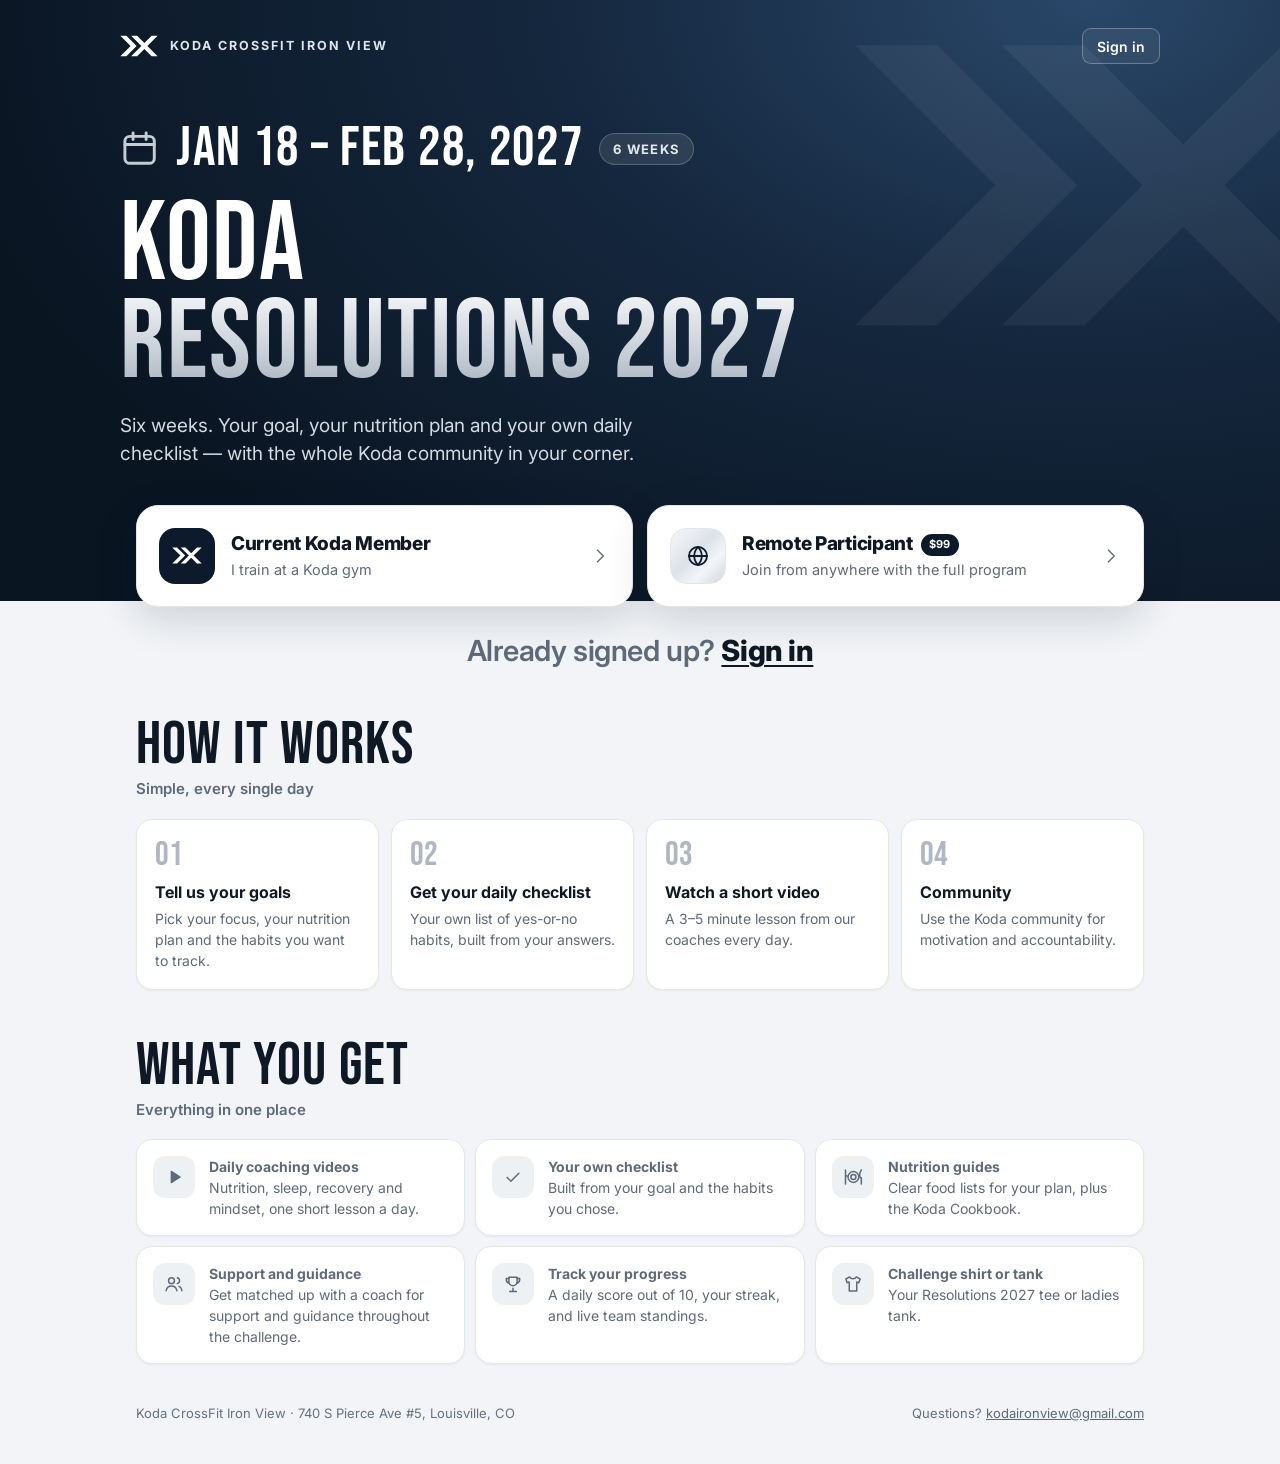
<file: index.html>
<!doctype html>
<html lang="en">
<head>
  <meta charset="utf-8">
  <meta name="viewport" content="width=device-width, initial-scale=1, viewport-fit=cover">
  <title>Koda Resolutions 2027</title>
  <meta name="description" content="Koda CrossFit's six-week nutrition and lifestyle challenge: your goal, your plan, your daily checklist, and the Koda community behind you.">
  <meta name="theme-color" content="#0c1a2b">
  <meta name="apple-mobile-web-app-capable" content="yes">
  <meta name="mobile-web-app-capable" content="yes">
  <meta name="apple-mobile-web-app-status-bar-style" content="black-translucent">
  <meta name="apple-mobile-web-app-title" content="Resolutions">
  <meta name="robots" content="noindex">
  <meta property="og:title" content="Koda Resolutions 2027">
  <meta property="og:description" content="Six weeks. Your goal, your nutrition plan and your own daily checklist, with the Koda community in your corner.">
  <meta property="og:type" content="website">
  <meta property="og:url" content="https://koda-crossfit.github.io/resolutions/">
  <!-- One picture for all six gyms' links (no gym's name or colors: link previews don't run the app). -->
  <meta property="og:image" content="https://koda-crossfit.github.io/resolutions/assets/og.png?v=5">
  <meta property="og:image:width" content="1200">
  <meta property="og:image:height" content="630">
  <meta property="og:image:alt" content="Koda Resolutions 2027: a six-week challenge, January 18 to February 28, 2027">
  <meta name="twitter:card" content="summary_large_image">
  <script>
    // Each gym has its own colors (11/23/2026). Set them before the first paint, so the page doesn't
    // flash Iron View's navy first: signed in, the gym this phone last showed; signed out, the link's
    // ?gym=, else that one. app.js works it out properly once it runs.
    (function () {
      try {
        var ids = /^(ironview|okc|native|norman|downtown|tulsa)$/, g = '';
        var m = /[?&]gym=([a-z]+)(?:&|#|$)/i.exec(location.search);
        if (m && !localStorage.getItem('res27.token')) g = m[1].toLowerCase();
        if (!ids.test(g)) g = String(JSON.parse(localStorage.getItem('res27.gym') || '""'));
        if (ids.test(g)) document.documentElement.setAttribute('data-gym', g);
      } catch (e) { /* no storage: app.js sets it */ }
    })();
  </script>
  <link rel="icon" href="assets/favicon.svg" type="image/svg+xml">
  <link rel="apple-touch-icon" href="assets/apple-touch-icon.png">
  <link rel="manifest" href="manifest.webmanifest">
  <link rel="preconnect" href="https://fonts.googleapis.com">
  <link rel="preconnect" href="https://fonts.gstatic.com" crossorigin>
  <link href="https://fonts.googleapis.com/css2?family=Bebas+Neue&family=Inter:wght@400;500;600;700;800&display=swap" rel="stylesheet">
  <link rel="stylesheet" href="assets/app.css?v=14">
</head>
<body>
  <div id="app"><div class="loading-screen"><svg class="mark" viewBox="0 0 2000 1118" aria-hidden="true"><polygon points="19,20 335,20 874,559 335,1098 19,1098 558,559"/><polygon points="585,20 901,20 1282,401 1664,20 1980,20 1440,559 1980,1098 1664,1098 1282,717 901,1098 585,1098 1125,559"/></svg></div></div>
  <noscript><p style="padding:24px;font-family:sans-serif">Koda Resolutions needs JavaScript turned on.</p></noscript>
  <script src="assets/content.js?v=14"></script>
  <script src="assets/app.js?v=14"></script>
</body>
</html>
</file>
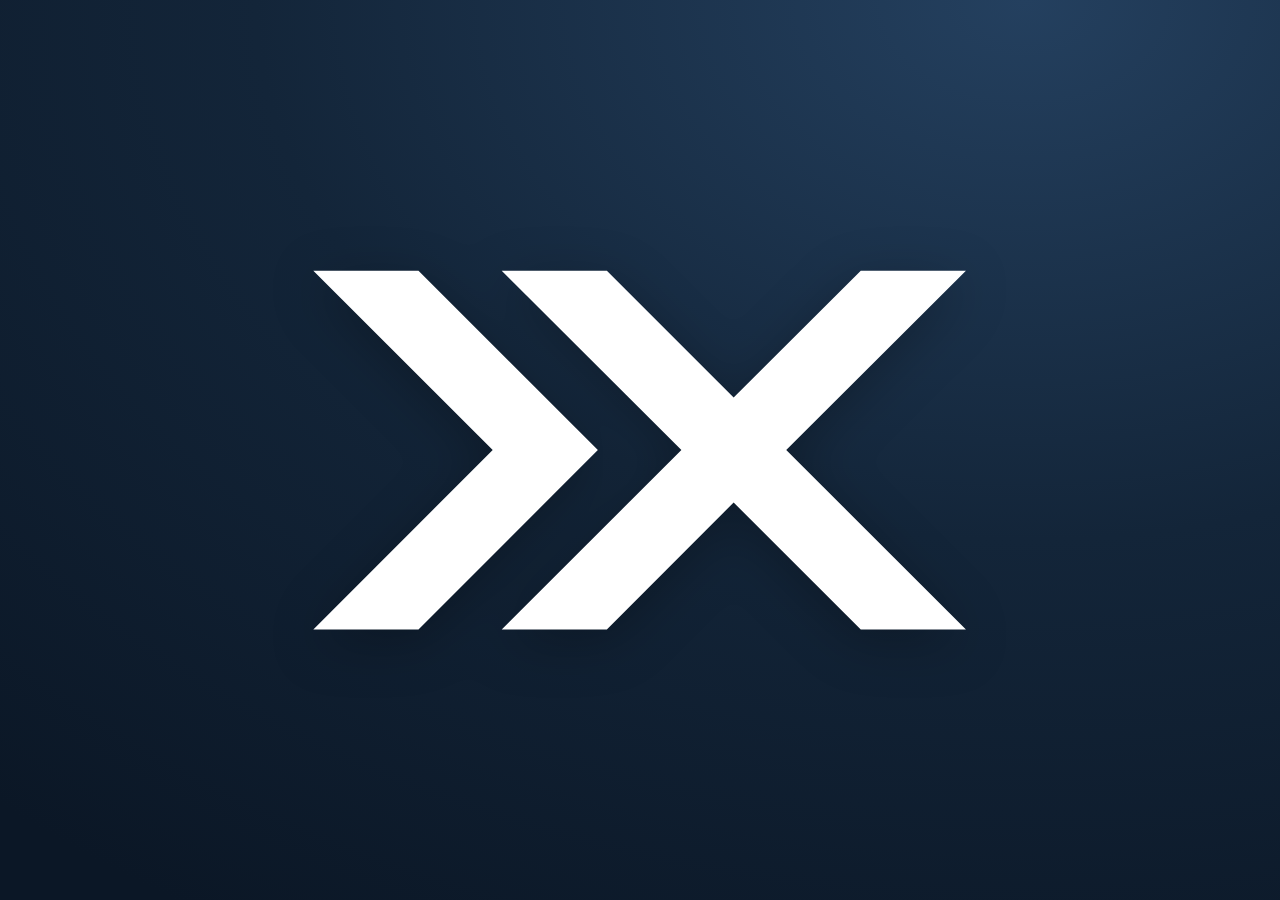
<file: dev/graphics/icon.html>
<!doctype html><html><head><meta charset="utf-8"><style>
html,body{margin:0;width:100vw;height:100vh;overflow:hidden}
body{background:radial-gradient(120% 120% at 80% 0%,#24405f 0%,#132539 50%,#0b1726 100%);display:grid;place-items:center}
svg{width:52vw;fill:#fff;filter:drop-shadow(0 1vw 2vw rgba(0,0,0,.25))}
</style></head><body><svg viewBox="0 0 2000 1118"><polygon points="19,20 335,20 874,559 335,1098 19,1098 558,559"/><polygon points="585,20 901,20 1282,401 1664,20 1980,20 1440,559 1980,1098 1664,1098 1282,717 901,1098 585,1098 1125,559"/></svg></body></html>
</file>
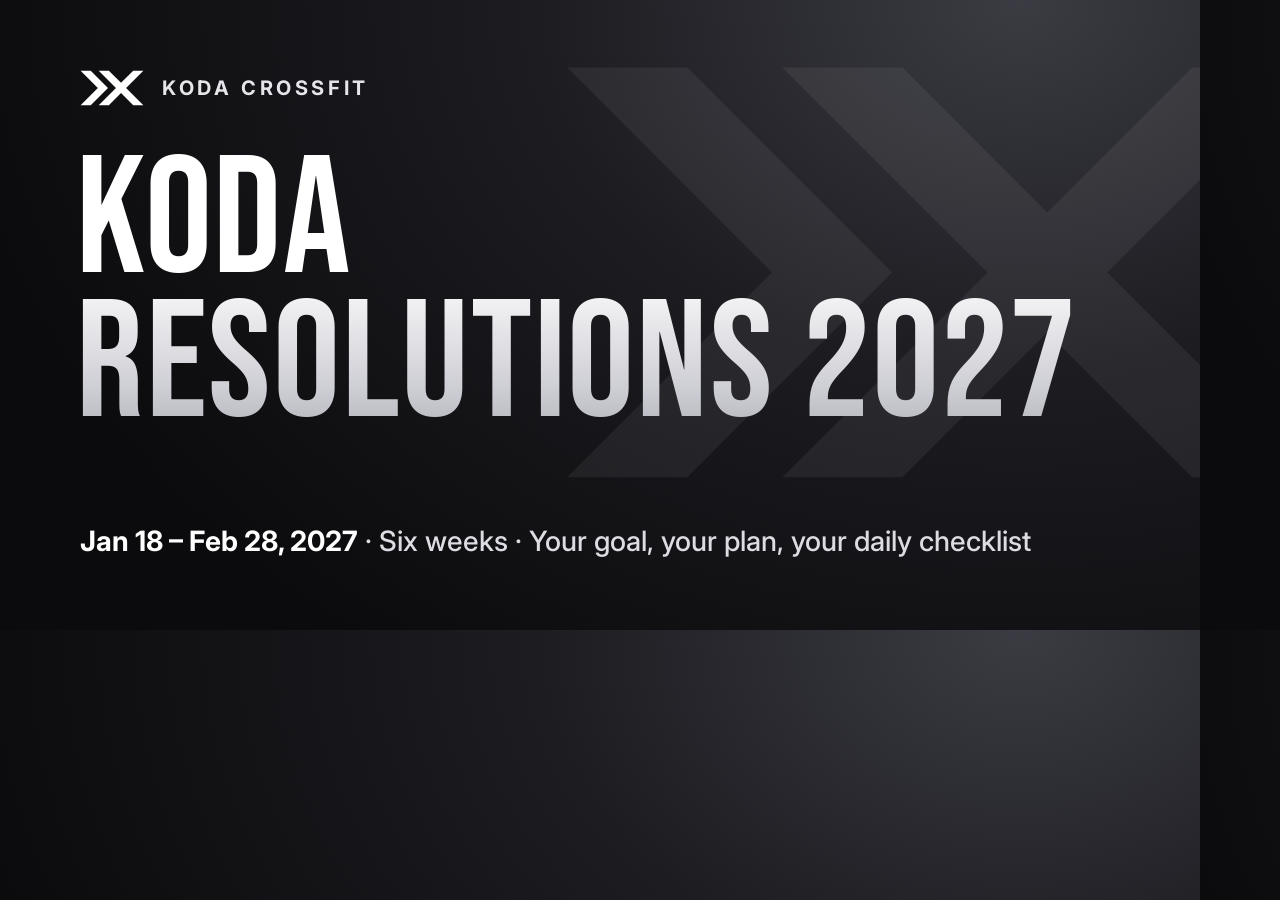
<file: dev/graphics/og.html>
<!doctype html><html><head><meta charset="utf-8">
<!-- The link-preview picture (assets/og.png, 1200x630) for every gym's link: no gym's name or colors,
     since previews are the same picture whichever ?gym= the link has (review, 11/23/2026). Render it
     at exactly 1200x630 (Playwright, or headless Edge with --window-size=1200,630), then bump og.png?v=
     in index.html so Facebook and texts fetch the new one. -->
<link href="https://fonts.googleapis.com/css2?family=Bebas+Neue&family=Inter:wght@500;700&display=swap" rel="stylesheet">
<style>
html,body{margin:0;width:1200px;height:630px;overflow:hidden}
body{background:radial-gradient(90% 130% at 85% 0%,#3b3b43 0%,#1c1c21 45%,#0b0b0d 100%);color:#fff;font-family:Inter,'Segoe UI',sans-serif;position:relative}
.wm{position:absolute;right:-120px;top:60px;width:760px;opacity:.06;fill:#fff}
.top{position:absolute;left:80px;top:70px;display:flex;align-items:center;gap:18px}
.top svg{width:64px;fill:#fff}
.top span{font-size:20px;font-weight:700;letter-spacing:.18em;text-transform:uppercase;color:#e6e6ea}
h1{position:absolute;left:76px;top:150px;margin:0;font-family:'Bebas Neue',sans-serif;font-weight:400;font-size:168px;line-height:.86;letter-spacing:.01em}
h1 .s{background:linear-gradient(180deg,#fff 0%,#cfcfd6 60%,#a4a4ad 100%);-webkit-background-clip:text;background-clip:text;color:transparent}
p{position:absolute;left:80px;bottom:72px;margin:0;font-size:28px;color:#dcdce2;font-weight:500}
p b{color:#fff;font-weight:700}
</style></head><body>
<svg class="wm" viewBox="0 0 2000 1118"><polygon points="19,20 335,20 874,559 335,1098 19,1098 558,559"/><polygon points="585,20 901,20 1282,401 1664,20 1980,20 1440,559 1980,1098 1664,1098 1282,717 901,1098 585,1098 1125,559"/></svg>
<div class="top"><svg viewBox="0 0 2000 1118"><polygon points="19,20 335,20 874,559 335,1098 19,1098 558,559"/><polygon points="585,20 901,20 1282,401 1664,20 1980,20 1440,559 1980,1098 1664,1098 1282,717 901,1098 585,1098 1125,559"/></svg><span>Koda CrossFit</span></div>
<h1>Koda<br><span class="s">Resolutions 2027</span></h1>
<p><b>Jan 18 – Feb 28, 2027</b> · Six weeks · Your goal, your plan, your daily checklist</p>
</body></html>
</file>
<file: assets/app.css>
/* Koda Resolutions 2027 — design system.
   Navy + silver from kodacrossfitironview.com (navy #0C1A2B, Bebas Neue headlines),
   laid out clean and calm like a community app: white cards, thin borders, lots of air. */

:root {
  --navy-950: #070f1a;
  --navy-900: #0c1a2b;
  --navy-850: #112237;
  --navy-800: #152a43;
  --navy-700: #1d3654;
  --navy-600: #2a4769;
  --silver-50: #f7f8fa;
  --silver-100: #f1f3f6;
  --silver-150: #eaedf1;
  --silver-200: #e2e6eb;
  --silver-300: #cfd5dc;
  --silver-400: #aeb7c2;
  --silver-500: #8a95a3;
  --slate-600: #5e6a7a;
  --slate-700: #414c5a;

  --bg: #f2f4f7;
  --surface: #ffffff;
  --surface-2: #f7f8fa;
  --surface-3: #eef1f4;
  --border: #e3e7ec;
  --border-strong: #d0d6dd;
  --text: #0f1925;
  --muted: #5e6a7a;
  --subtle: #667180;
  --brand: #0c1a2b;
  --brand-2: #1d3654;
  --on-brand: #ffffff;
  --accent: #aeb7c2;
  --focus: rgba(29, 54, 84, 0.35);
  --yes: #0c1a2b;
  --on-yes: #ffffff;
  --no: #e9edf1;
  --on-no: #414c5a;
  --good: #1f7a55;
  --good-bg: #e7f4ee;
  --warn: #8a5a00;
  --warn-bg: #fdf3dc;
  --bad: #b42318;
  --bad-bg: #fdecea;
  --on-bad: #ffffff;
  --silver-sheen: linear-gradient(135deg, #f6f8fa 0%, #dde2e8 45%, #f3f5f8 70%, #cfd6de 100%);
  /* The rest of what each gym's colors change (six gyms, 11/23/2026; see the :root[data-gym] rules
     below). These are Iron View's, the same colors as before: the primary button's hover, the
     outline of a picked tile, text on the silver sheen, the dark heroes (Today; landing and
     cookbook) and what sits on them. */
  --brand-hover: var(--brand-2);
  --line: var(--brand);
  --on-sheen: var(--navy-900);
  --avatar-bg: var(--navy-900);
  --hero-a: #24405f; --hero-b: #132539; --hero-c: #0b1726;
  --lhero-a: #2a4769; --lhero-b: #15283f; --lhero-c: #0a1522;
  --hero-dim: #aeb7c2;
  --metal: linear-gradient(180deg, #ffffff 0%, #c4ccd5 60%, #9aa5b1 100%);
  --chip: linear-gradient(135deg, #f4f6f9, #c9d1da);
  --on-chip: var(--navy-900);
  --ring-b: #b9c2cc;
  --bar: linear-gradient(90deg, #cfd6de, #ffffff);

  --radius-xl: 22px;
  --radius-lg: 16px;
  --radius: 12px;
  --radius-sm: 9px;
  --shadow-sm: 0 1px 2px rgba(12, 26, 43, 0.05);
  --shadow: 0 1px 2px rgba(12, 26, 43, 0.04), 0 6px 20px rgba(12, 26, 43, 0.06);
  --shadow-lg: 0 12px 40px rgba(12, 26, 43, 0.16);

  --font: 'Inter', system-ui, -apple-system, 'Segoe UI', Roboto, Helvetica, Arial, sans-serif;
  --display: 'Bebas Neue', 'Oswald', Impact, 'Arial Narrow', sans-serif;

  --sidebar: 264px;
  --content: 760px;
  --tabbar: 64px;
  --safe-bottom: env(safe-area-inset-bottom, 0px);
  --safe-top: env(safe-area-inset-top, 0px);
  color-scheme: light;
}

@media (prefers-color-scheme: dark) {
  :root:not([data-theme='light']) {
    --bg: #060d17;
    --surface: #0e1a29;
    --surface-2: #122133;
    --surface-3: #16283d;
    --border: #1f3045;
    --border-strong: #2b3f57;
    --text: #e9eef4;
    --muted: #9eabbb;
    --subtle: #7a889a;
    --brand: #e6ebf0;
    --brand-2: #c9d1da;
    --on-brand: #0c1a2b;
    --focus: rgba(201, 209, 218, 0.35);
    --yes: #dfe5eb;
    --on-yes: #0c1a2b;
    --no: #1d2e43;
    --on-no: #b8c3cf;
    --good: #5cc497;
    --good-bg: #10301f;
    --warn: #f0c46b;
    --warn-bg: #33270d;
    --bad: #ff8a80;
    --bad-bg: #3a1513;
    --on-bad: #2b0d0b;
    --silver-sheen: linear-gradient(135deg, #1a2a3e 0%, #24384f 50%, #182739 100%);
    /* Light text on the dark sheen (navy on it was unreadable), and a lighter navy for initials. */
    --on-sheen: var(--text);
    --avatar-bg: #24384f;
    --silver-200: #2b3f57;
    --shadow-sm: 0 1px 2px rgba(0, 0, 0, 0.3);
    --shadow: 0 1px 2px rgba(0, 0, 0, 0.3), 0 8px 24px rgba(0, 0, 0, 0.25);
    --shadow-lg: 0 16px 48px rgba(0, 0, 0, 0.5);
    color-scheme: dark;
  }
}

/* ---------------------------------------------------------------- the six gyms (11/23/2026) */
/* Kevin: "The current website should be Iron View's colors": Iron View is :root above. The other five
   take their colors from their own websites (OKC black + purple, Native black + pink + slate blue,
   Norman black + crimson, Downtown black + green with black text on it, Tulsa teal + light grey).
   The app sets <html data-gym="okc"> to the person's gym (signed out: the link's ?gym=, else the one
   this phone remembers). Text on a brand color is at least 4.5:1: black on the light pink, green and
   teal; a deeper shade of the same hue where a brand color is used for text or outlines (--brand-2,
   --line). Each gym has its own dark-mode values. assets/content.js (C.gyms) has the same values for
   the app; tests/e2e.js checks the two match, so change both together.
   (A gym block comes after Iron View's dark block, so its dark block sets every color its light
   block shares with Iron View's dark one.) */
:root[data-gym='okc'],
:root[data-gym='native'],
:root[data-gym='norman'],
:root[data-gym='downtown'],
:root[data-gym='tulsa'] {
  --bg: #f3f3f5; --surface: #ffffff; --surface-2: #f7f7f8; --surface-3: #efeff2; --border: #e4e4e8;
  --border-strong: #d2d2d8; --text: #121215; --muted: #5d5d68; --subtle: #686873; --no: #ebebef;
  --on-no: #45454f; --silver-200: #e4e4e8; --silver-300: #d2d2d8; --silver-400: #aaaab4;
}
@media (prefers-color-scheme: dark) {
  :root[data-gym='okc']:not([data-theme='light']),
  :root[data-gym='native']:not([data-theme='light']),
  :root[data-gym='norman']:not([data-theme='light']),
  :root[data-gym='downtown']:not([data-theme='light']),
  :root[data-gym='tulsa']:not([data-theme='light']) {
    --bg: #09090b; --surface: #131316; --surface-2: #18181c; --surface-3: #1e1e23; --border: #28282e;
    --border-strong: #36363e; --text: #ececf0; --muted: #a5a5b0; --subtle: #85858f; --no: #232329;
    --on-no: #bebec8; --silver-200: #36363e;
  }
}

/* Koda OKC */
:root[data-gym='okc'] {
  --navy-950: #060509; --navy-900: #0e0b14; --navy-850: #15111d; --navy-800: #1c1627; --navy-700: #2a1f3d;
  --navy-600: #3b2b57; --hero-a: #2f1a52; --hero-b: #140d21; --hero-c: #07050b; --lhero-a: #3d2070;
  --lhero-b: #180f29; --lhero-c: #060409; --hero-dim: #c4a5f3;
  --metal: linear-gradient(180deg, #ffffff 0%, #dccafb 60%, #b48cf5 100%);
  --chip: linear-gradient(135deg, #efe6fe, #c9adf6);
  --on-chip: #1d0f33; --ring-b: #b48cf5;
  --bar: linear-gradient(90deg, #9d5cf5, #e3d4fd);
  --brand: #7c28e6; --brand-2: #6a1fcb; --brand-hover: #6a1fcb; --on-brand: #ffffff; --line: #7c28e6;
  --accent: #8146af; --focus: rgba(124, 40, 230, 0.28); --yes: #7c28e6; --on-yes: #ffffff;
  --silver-sheen: linear-gradient(135deg, #f8f4fe 0%, #e7dcfa 45%, #f6f1fd 70%, #dccdf6 100%);
  --on-sheen: #1d0f33; --avatar-bg: #0e0b14;
}
@media (prefers-color-scheme: dark) {
  :root[data-gym='okc']:not([data-theme='light']) {
    --brand: #7c28e6; --brand-2: #b794f6; --brand-hover: #8a3ef0; --on-brand: #ffffff; --line: #a370f7;
    --accent: #a370f7; --focus: rgba(183, 148, 246, 0.35); --yes: #7c28e6; --on-yes: #ffffff;
    --silver-sheen: linear-gradient(135deg, #1e1829 0%, #2a2139 50%, #1b1625 100%);
    --on-sheen: #ececf0; --avatar-bg: #3b2b57;
  }
}

/* Koda Native */
:root[data-gym='native'] {
  --navy-950: #070708; --navy-900: #111114; --navy-850: #18181c; --navy-800: #1f1f24; --navy-700: #2e2a31;
  --navy-600: #423a43; --hero-a: #3a2131; --hero-b: #161014; --hero-c: #070607; --lhero-a: #4a2a3d;
  --lhero-b: #1a1217; --lhero-c: #070607; --hero-dim: #fab1d8;
  --metal: linear-gradient(180deg, #ffffff 0%, #fdd6ea 60%, #fab1d8 100%);
  --chip: linear-gradient(135deg, #fde3f0, #fab1d8);
  --on-chip: #121215; --ring-b: #fab1d8;
  --bar: linear-gradient(90deg, #fab1d8, #fde3f0);
  --brand: #fab1d8; --brand-2: #4b6886; --brand-hover: #f79bcb; --on-brand: #121215; --line: #c4407f;
  --accent: #6888a7; --focus: rgba(250, 177, 216, 0.55); --yes: #fab1d8; --on-yes: #121215;
  --silver-sheen: linear-gradient(135deg, #fff6fa 0%, #fbe1ee 45%, #fff3f9 70%, #f6d3e5 100%);
  --on-sheen: #121215; --avatar-bg: #111114;
}
@media (prefers-color-scheme: dark) {
  :root[data-gym='native']:not([data-theme='light']) {
    --brand: #fab1d8; --brand-2: #fab1d8; --brand-hover: #fcc8e3; --on-brand: #121215; --line: #fab1d8;
    --accent: #8fa9c4; --focus: rgba(250, 177, 216, 0.35); --yes: #fab1d8; --on-yes: #121215;
    --silver-sheen: linear-gradient(135deg, #261b21 0%, #33232c 50%, #22181e 100%);
    --on-sheen: #ececf0; --avatar-bg: #4a2a3d;
  }
}

/* Koda Norman. A chosen Yes, a done day and the like are its near-black (a light grey in dark mode),
   not its crimson: on the checklist red is a No (review, 11/23/2026). */
:root[data-gym='norman'] {
  --navy-950: #080505; --navy-900: #120c0c; --navy-850: #1a1111; --navy-800: #221616; --navy-700: #3a1a19;
  --navy-600: #55201e; --hero-a: #4d1514; --hero-b: #1c0c0b; --hero-c: #080404; --lhero-a: #63191a;
  --lhero-b: #200d0c; --lhero-c: #080404; --hero-dim: #f0a3a1;
  --metal: linear-gradient(180deg, #ffffff 0%, #f6cfce 60%, #e8908d 100%);
  --chip: linear-gradient(135deg, #fbe5e4, #f0a3a1);
  --on-chip: #2a0b0a; --ring-b: #f0a3a1;
  --bar: linear-gradient(90deg, #d4403b, #f6cfce);
  --brand: #891c1a; --brand-2: #891c1a; --brand-hover: #a32420; --on-brand: #ffffff; --line: #891c1a;
  --accent: #c8322e; --focus: rgba(137, 28, 26, 0.28); --yes: #120c0c; --on-yes: #ffffff; --yes-edge: #120c0c;
  --silver-sheen: linear-gradient(135deg, #fbf5f5 0%, #f1dfde 45%, #fbf3f3 70%, #ead2d1 100%);
  --on-sheen: #2a0b0a; --avatar-bg: #120c0c;
}
@media (prefers-color-scheme: dark) {
  :root[data-gym='norman']:not([data-theme='light']) {
    --brand: #b3261e; --brand-2: #f08a87; --brand-hover: #c42c24; --on-brand: #ffffff; --line: #e0524e;
    --accent: #e0524e; --focus: rgba(240, 138, 135, 0.35); --yes: #efe7e7; --on-yes: #120c0c; --yes-edge: #efe7e7;
    --silver-sheen: linear-gradient(135deg, #271a1a 0%, #352222 50%, #231717 100%);
    --on-sheen: #ececf0; --avatar-bg: #55201e;
  }
}

/* Koda Downtown */
:root[data-gym='downtown'] {
  --navy-950: #050706; --navy-900: #0d110e; --navy-850: #131915; --navy-800: #19211b; --navy-700: #1c3a27;
  --navy-600: #245236; --hero-a: #0f3d22; --hero-b: #0b1710; --hero-c: #040705; --lhero-a: #13502c;
  --lhero-b: #0c1b12; --lhero-c: #040705; --hero-dim: #5fd98c;
  --metal: linear-gradient(180deg, #ffffff 0%, #c2f2d3 60%, #4fd17f 100%);
  --chip: linear-gradient(135deg, #d9f7e4, #6fe09a);
  --on-chip: #04210f; --ring-b: #4fd17f;
  --bar: linear-gradient(90deg, #00ad40, #b8f0cc);
  --brand: #00ad40; --brand-2: #007a2d; --brand-hover: #00c24a; --on-brand: #000000; --line: #008a33;
  --accent: #00ad40; --focus: rgba(0, 173, 64, 0.3); --yes: #00ad40; --on-yes: #000000;
  --silver-sheen: linear-gradient(135deg, #f3fcf6 0%, #dcf3e4 45%, #f1fbf4 70%, #cdebd8 100%);
  --on-sheen: #0d110e; --avatar-bg: #0d110e;
}
@media (prefers-color-scheme: dark) {
  :root[data-gym='downtown']:not([data-theme='light']) {
    --brand: #00ad40; --brand-2: #3fd477; --brand-hover: #19c257; --on-brand: #000000; --line: #00ad40;
    --accent: #00ad40; --focus: rgba(0, 173, 64, 0.35); --yes: #00ad40; --on-yes: #000000;
    --silver-sheen: linear-gradient(135deg, #16231b 0%, #1d3025 50%, #142019 100%);
    --on-sheen: #ececf0; --avatar-bg: #1c3a27;
  }
}

/* Koda Tulsa */
:root[data-gym='tulsa'] {
  --navy-950: #031414; --navy-900: #062626; --navy-850: #083030; --navy-800: #0b3a3a; --navy-700: #0e4b4a;
  --navy-600: #11605e; --hero-a: #0b5554; --hero-b: #073b3b; --hero-c: #031a1a; --lhero-a: #0d5c5b;
  --lhero-b: #084343; --lhero-c: #031a1a; --hero-dim: #9fe8e6;
  --metal: linear-gradient(180deg, #ffffff 0%, #d3f4f3 60%, #8ae2e0 100%);
  --chip: linear-gradient(135deg, #fafafa, #dcdcdc);
  --on-chip: #141414; --ring-b: #8ae2e0;
  --bar: linear-gradient(90deg, #02afad, #c9f1f0);
  --brand: #02afad; --brand-2: #00706f; --brand-hover: #14c3c1; --on-brand: #000000; --line: #00807e;
  --accent: #02afad; --focus: rgba(2, 175, 173, 0.32); --yes: #02afad; --on-yes: #000000;
  --silver-sheen: linear-gradient(135deg, #f7f7f7 0%, #e6e6e6 45%, #f4f4f4 70%, #dadada 100%);
  --on-sheen: #141414; --avatar-bg: #062626;
}
@media (prefers-color-scheme: dark) {
  :root[data-gym='tulsa']:not([data-theme='light']) {
    --brand: #02afad; --brand-2: #3fd3d0; --brand-hover: #22c6c4; --on-brand: #000000; --line: #02afad;
    --accent: #02afad; --focus: rgba(2, 175, 173, 0.38); --yes: #02afad; --on-yes: #000000;
    --silver-sheen: linear-gradient(135deg, #1c2222 0%, #263030 50%, #1a1f1f 100%);
    --on-sheen: #ececf0; --avatar-bg: #0e4b4a;
  }
}

/* ---------------------------------------------------------------- base */
* { box-sizing: border-box; }
html { -webkit-text-size-adjust: 100%; }
body {
  margin: 0;
  background: var(--bg);
  color: var(--text);
  font: 400 15px/1.5 var(--font);
  -webkit-font-smoothing: antialiased;
  -moz-osx-font-smoothing: grayscale;
  min-height: 100vh;
  min-height: 100dvh;
}
img, svg { display: block; max-width: 100%; }
a { color: inherit; }
button, input, select, textarea { font: inherit; color: inherit; }
button { cursor: pointer; -webkit-tap-highlight-color: transparent; }
:focus-visible { outline: 2px solid var(--brand-2); outline-offset: 2px; }
.sr-only { position: absolute; width: 1px; height: 1px; padding: 0; margin: -1px; overflow: hidden; clip: rect(0, 0, 0, 0); border: 0; }
.ico { width: 20px; height: 20px; flex: none; }
.ico-sm { width: 16px; height: 16px; flex: none; }
.ico-lg { width: 24px; height: 24px; flex: none; }
.muted { color: var(--muted); }
.subtle { color: var(--subtle); }
.nowrap { white-space: nowrap; }
.mt-0 { margin-top: 0 !important; }
.center { text-align: center; }
.hidden { display: none !important; }

/* ---------------------------------------------------------------- buttons */
.btn {
  display: inline-flex; align-items: center; justify-content: center; gap: 8px;
  min-height: 48px; padding: 0 20px; border-radius: var(--radius);
  border: 1px solid transparent; font-weight: 600; font-size: 15px; letter-spacing: -0.005em;
  text-decoration: none; transition: background .15s, border-color .15s, color .15s, transform .05s, box-shadow .15s;
  user-select: none;
}
.btn:active { transform: translateY(1px); }
.btn[disabled], .btn.is-disabled { opacity: .45; pointer-events: none; }
/* Busy but still focusable (a disabled button drops keyboard focus): it looks the same, and its tap is ignored. */
.btn[aria-disabled='true'] { opacity: .45; pointer-events: none; }
.btn-primary { background: var(--brand); color: var(--on-brand); box-shadow: 0 1px 2px rgba(12,26,43,.2); }
.btn-primary:hover { background: var(--brand-hover); }
.btn-secondary { background: var(--surface); color: var(--text); border-color: var(--border-strong); }
.btn-secondary:hover { background: var(--surface-2); }
.btn-ghost { background: transparent; color: var(--text); }
.btn-ghost:hover { background: var(--surface-3); }
.btn-block { width: 100%; }
.btn-sm { min-height: 36px; padding: 0 14px; font-size: 14px; border-radius: var(--radius-sm); }
.btn-link { background: none; border: 0; padding: 0; min-height: 0; color: var(--brand-2); font-weight: 600; text-decoration: underline; text-underline-offset: 3px; }
.btn .spinner { width: 18px; height: 18px; }
.icon-btn {
  width: 40px; height: 40px; border-radius: 12px; border: 0; background: transparent; color: var(--text);
  display: inline-grid; place-items: center;
}
.icon-btn:hover { background: var(--surface-3); }

/* ---------------------------------------------------------------- forms */
.field { display: block; margin: 0 0 16px; }
.field > .label { display: block; font-size: 13px; font-weight: 600; color: var(--text); margin: 0 0 6px; }
.field .hint { display: block; font-size: 13px; color: var(--muted); margin-top: 6px; }
.error, .field .error { display: block; font-size: 13px; color: var(--bad); margin-top: 6px; font-weight: 500; }
.input {
  width: 100%; min-height: 48px; padding: 12px 14px; border-radius: var(--radius);
  border: 1px solid var(--border-strong); background: var(--surface); color: var(--text);
  transition: border-color .15s, box-shadow .15s; font-size: 16px; /* 16px stops iOS zoom */
}
.input::placeholder { color: var(--subtle); }
.input:focus { outline: none; border-color: var(--brand-2); box-shadow: 0 0 0 4px var(--focus); }
.input.is-invalid { border-color: var(--bad); }
.input-wrap { position: relative; display: block; }
.input-wrap .input { padding-right: 52px; }
.input-wrap .reveal { position: absolute; right: 4px; top: 4px; }
.row-2 { display: grid; grid-template-columns: 1fr 1fr; gap: 12px; }
.row-4 { display: grid; grid-template-columns: repeat(4, 1fr); gap: 10px; }
@media (max-width: 420px) { .row-4 { grid-template-columns: repeat(2, 1fr); } }
.check-line { display: flex; gap: 12px; align-items: flex-start; font-size: 14px; color: var(--muted); cursor: pointer; }
.check-line input { width: 20px; height: 20px; margin: 1px 0 0; accent-color: var(--line); flex: none; }

/* chips / segmented */
.chips { display: flex; flex-wrap: wrap; gap: 8px; }
.chip {
  display: inline-flex; align-items: center; gap: 6px; min-height: 40px; padding: 0 14px;
  border-radius: 999px; border: 1px solid var(--border-strong); background: var(--surface);
  font-weight: 600; font-size: 14px; color: var(--text);
}
.chip:hover { background: var(--surface-2); }
.chip[data-act='size'] { min-width: 54px; justify-content: center; }
/* A picked chip (and a chosen Yes, below) has an edge in the gym's line color: some gyms' Yes color is
   too pale against the card to show the pick on its own (Native's pink, Tulsa's teal, Downtown's green,
   OKC's purple in dark mode; review 11/23/2026). A gym can set --yes-edge instead (Norman: no red edge). */
.chip.is-on { background: var(--yes); color: var(--on-yes); border-color: var(--yes-edge, var(--line)); }
.chip-sm { min-height: 32px; padding: 0 12px; font-size: 13px; font-weight: 500; }
.seg { display: inline-flex; padding: 4px; gap: 4px; background: var(--surface-3); border-radius: 14px; }
.seg button { border: 0; background: transparent; border-radius: 10px; min-height: 40px; padding: 0 16px; font-weight: 600; font-size: 14px; color: var(--muted); }
.seg button.is-on { background: var(--surface); color: var(--text); box-shadow: var(--shadow-sm); }
.seg-block { display: flex; }
.seg-block button { flex: 1; }

/* ---------------------------------------------------------------- cards */
.card { background: var(--surface); border: 1px solid var(--border); border-radius: var(--radius-lg); box-shadow: var(--shadow-sm); }
.card-pad { padding: 20px; }
.card + .card, .card + .section, .section + .card, .section + .section { margin-top: 16px; }
.stats > *, .steps4 > *, .perks > *, .food-grid > *, .coach-grid > *, .avoid > *, .goal-grid > *, .option-list > *, .track-list > * { margin-top: 0 !important; }
.card-head { display: flex; align-items: center; justify-content: space-between; gap: 12px; padding: 18px 20px 0; }
.card-head h2, .card-head h3 { margin: 0; font-size: 17px; font-weight: 700; letter-spacing: -0.01em; }
.card-body { padding: 14px 20px 20px; }
.kicker { font-size: 12px; font-weight: 700; letter-spacing: .08em; text-transform: uppercase; color: var(--subtle); }
.badge { display: inline-flex; align-items: center; gap: 4px; height: 22px; padding: 0 8px; border-radius: 999px; font-size: 11px; font-weight: 700; letter-spacing: .02em; background: var(--surface-3); color: var(--muted); white-space: nowrap; }
.badge-brand { background: var(--brand); color: var(--on-brand); }
.badge-silver { background: var(--silver-sheen); color: var(--on-sheen); border: 1px solid var(--border); }
.badge-good { background: var(--good-bg); color: var(--good); }
.badge-warn { background: var(--warn-bg); color: var(--warn); }
.list-row { display: flex; align-items: center; gap: 14px; padding: 14px 20px; border-top: 1px solid var(--border); text-decoration: none; color: inherit; background: none; border-left: 0; border-right: 0; border-bottom: 0; width: 100%; text-align: left; }
.list-row:first-child { border-top: 0; }
button.list-row:hover, a.list-row:hover { background: var(--surface-2); }
.list-row .grow { flex: 1; min-width: 0; }
.list-row .title { font-weight: 600; }
.list-row .meta { font-size: 13px; color: var(--muted); }
.divider { height: 1px; background: var(--border); margin: 18px 0; border: 0; }
.note { background: var(--surface-2); border: 1px solid var(--border); border-radius: var(--radius); padding: 12px 14px; font-size: 14px; color: var(--muted); }
.note b, .note strong { color: var(--text); }
.note > svg, .callout .btn-link { display: inline-block; vertical-align: -3px; margin-right: 4px; }
.callout { display: flex; gap: 12px; align-items: flex-start; border-radius: var(--radius); padding: 14px 16px; font-size: 14px; }
.callout-warn { background: var(--warn-bg); color: var(--warn); }
.callout-good { background: var(--good-bg); color: var(--good); }
.callout-info { background: var(--surface-3); color: var(--text); }

/* ---------------------------------------------------------------- app shell */
.shell { min-height: 100vh; min-height: 100dvh; }
.col { min-width: 0; }
.sidebar { display: none; }
.topbar {
  position: sticky; top: 0; z-index: 30;
  display: flex; align-items: center; gap: 10px; justify-content: space-between;
  padding: calc(10px + var(--safe-top)) 16px 10px; background: color-mix(in srgb, var(--surface) 88%, transparent);
  border-bottom: 1px solid var(--border); backdrop-filter: saturate(160%) blur(14px); -webkit-backdrop-filter: saturate(160%) blur(14px);
}
.brand { display: flex; align-items: center; gap: 10px; text-decoration: none; color: var(--text); min-width: 0; }
.brand .mark { width: 34px; height: 34px; border-radius: 10px; background: var(--navy-900); display: grid; place-items: center; flex: none; }
.brand .mark svg { width: 21px; height: 12px; fill: #fff; }
.brand .name { font-family: var(--display); font-size: 22px; letter-spacing: .04em; line-height: 1; padding-top: 3px; white-space: nowrap; }
.brand .name small { color: var(--subtle); font-size: 22px; margin-left: 4px; }
.day-pill { display: inline-flex; align-items: center; gap: 6px; height: 30px; padding: 0 12px; border-radius: 999px; background: var(--surface-3); font-size: 13px; font-weight: 600; color: var(--text); white-space: nowrap; }
.main { padding: 16px 16px calc(var(--tabbar) + 28px + var(--safe-bottom)); max-width: calc(var(--content) + 32px); margin: 0 auto; }
.page-title { font-size: 26px; line-height: 1.15; font-weight: 800; letter-spacing: -0.025em; margin: 6px 0 4px; }
.page-sub { margin: 0 0 18px; color: var(--muted); }
.tabbar {
  position: fixed; left: 0; right: 0; bottom: 0; z-index: 40;
  display: grid; grid-template-columns: repeat(5, 1fr);
  height: calc(var(--tabbar) + var(--safe-bottom)); padding-bottom: var(--safe-bottom);
  background: color-mix(in srgb, var(--surface) 92%, transparent); border-top: 1px solid var(--border);
  backdrop-filter: saturate(160%) blur(14px); -webkit-backdrop-filter: saturate(160%) blur(14px);
}
.tab { display: flex; flex-direction: column; align-items: center; justify-content: center; gap: 3px; text-decoration: none; color: var(--subtle); font-size: 11px; font-weight: 600; letter-spacing: .01em; }
.tab .ico { width: 23px; height: 23px; }
.tab.is-on { color: var(--text); }
.tab.is-on .tab-ico { background: var(--surface-3); }
.tab-ico { width: 46px; height: 30px; border-radius: 999px; display: grid; place-items: center; transition: background .15s; }

@media (min-width: 900px) {
  .shell { display: grid; grid-template-columns: var(--sidebar) 1fr; }
  .sidebar {
    display: flex; flex-direction: column; position: sticky; top: 0; height: 100vh; height: 100dvh;
    background: var(--surface); border-right: 1px solid var(--border); padding: 20px 14px;
    overflow-y: auto; /* seven items since 11/12: short windows scroll the sidebar on its own */
  }
  .sidebar .brand { padding: 4px 10px 18px; }
  .nav-label { font-size: 11px; font-weight: 700; letter-spacing: .08em; text-transform: uppercase; color: var(--subtle); padding: 14px 12px 8px; }
  .nav-item { display: flex; align-items: center; gap: 12px; height: 42px; padding: 0 12px; border-radius: 10px; text-decoration: none; color: var(--muted); font-weight: 600; font-size: 14.5px; }
  .nav-item:hover { background: var(--surface-2); color: var(--text); }
  .nav-item.is-on { background: var(--surface-3); color: var(--text); }
  .nav-item .ico { width: 20px; height: 20px; }
  .side-progress { margin: 18px 6px 0; padding: 16px; border-radius: var(--radius-lg); background: var(--navy-900); color: #fff; }
  .side-progress .big { font-family: var(--display); font-size: 34px; line-height: 1; letter-spacing: .03em; }
  .side-progress .bar { height: 6px; border-radius: 99px; background: rgba(255,255,255,.14); margin-top: 10px; overflow: hidden; }
  .side-progress .bar span { display: block; height: 100%; background: var(--bar); border-radius: 99px; }
  .side-user { margin-top: auto; display: flex; align-items: center; gap: 10px; padding: 12px; border-radius: var(--radius); text-decoration: none; color: inherit; }
  .side-user:hover { background: var(--surface-2); }
  .topbar, .tabbar { display: none; }
  .main { padding: 28px 32px 56px; }
  .page-title { font-size: 30px; }
}
@media (min-width: 1240px) {
  .main { max-width: calc(var(--content) + 388px); }
  .with-rail { display: grid; grid-template-columns: minmax(0, var(--content)) 300px; gap: 24px; max-width: calc(var(--content) + 324px); }
  .rail { display: block !important; }
}
.rail { display: none; }
.rail .card + .card { margin-top: 16px; }

.avatar { width: 40px; height: 40px; border-radius: 50%; background: var(--avatar-bg); color: #fff; display: grid; place-items: center; font-weight: 700; font-size: 14px; letter-spacing: .02em; flex: none; }
.avatar-lg { width: 64px; height: 64px; font-size: 22px; }
.avatar.silver { background: var(--silver-sheen); color: var(--on-sheen); border: 1px solid var(--border); }

/* ---------------------------------------------------------------- hero (Today) */
.hero {
  position: relative; overflow: hidden; border-radius: var(--radius-xl); padding: 22px 22px 20px;
  background: radial-gradient(120% 140% at 100% 0%, var(--hero-a) 0%, var(--hero-b) 46%, var(--hero-c) 100%);
  color: #fff; box-shadow: var(--shadow);
}
.hero .watermark { position: absolute; right: -40px; bottom: -36px; width: 260px; opacity: .06; fill: #fff; pointer-events: none; }
.hero-top { display: flex; align-items: center; justify-content: space-between; gap: 16px; position: relative; }
.hero .kick { font-size: 12px; font-weight: 700; letter-spacing: .14em; text-transform: uppercase; color: var(--hero-dim); }
.hero .day { font-family: var(--display); font-size: 64px; line-height: .9; letter-spacing: .02em; margin-top: 6px; }
.hero .day small { font-size: 26px; color: var(--hero-dim); margin-left: 6px; letter-spacing: .04em; }
.hero .date { margin-top: 6px; font-size: 14px; color: #d6dce3; }
.hero .theme { display: inline-flex; align-items: center; gap: 8px; margin-top: 14px; padding: 6px 12px 6px 6px; border-radius: 999px; background: rgba(255,255,255,.09); border: 1px solid rgba(255,255,255,.12); font-size: 13px; font-weight: 600; position: relative; }
.hero .theme .wk { background: var(--chip); color: var(--on-chip); border-radius: 999px; padding: 2px 8px; font-size: 11px; font-weight: 800; letter-spacing: .04em; }
.ring { position: relative; width: 104px; height: 104px; flex: none; }
.ring svg { width: 104px; height: 104px; transform: rotate(-90deg); }
.ring .track { stroke: rgba(255,255,255,.14); }
.ring .fill { stroke: url(#ringGrad); stroke-linecap: round; transition: stroke-dashoffset .5s cubic-bezier(.2,.8,.2,1); }
.ring .label { position: absolute; inset: 0; display: grid; place-items: center; text-align: center; }
.ring .pct { font-family: var(--display); font-size: 32px; line-height: 1; letter-spacing: .02em; }
.ring .of { display: block; font-size: 11px; color: var(--hero-dim); font-weight: 600; letter-spacing: .04em; margin-top: 2px; }
.hero-stats { display: flex; gap: 8px; margin-top: 16px; position: relative; flex-wrap: wrap; }
.hero-stat { display: inline-flex; align-items: center; gap: 6px; padding: 7px 11px; border-radius: 10px; background: rgba(255,255,255,.07); font-size: 13px; color: #e2e7ec; }
.hero-stat b { color: #fff; }
.hero-light { background: var(--surface); color: var(--text); border: 1px solid var(--border); }
.countdown { display: flex; gap: 10px; margin-top: 16px; }
.cd { min-width: 72px; padding: 10px 12px; border-radius: 14px; background: rgba(255,255,255,.08); text-align: center; }
.cd b { display: block; font-family: var(--display); font-size: 34px; line-height: 1; letter-spacing: .03em; }
.cd span { font-size: 11px; color: var(--hero-dim); text-transform: uppercase; letter-spacing: .1em; font-weight: 700; }

/* ---------------------------------------------------------------- video */
.video-card { overflow: hidden; }
.video-frame { position: relative; aspect-ratio: 16 / 9; background: var(--hero-c); }
.video-frame iframe, .video-frame .yt-host, .video-frame .yt-host iframe { position: absolute; inset: 0; width: 100%; height: 100%; border: 0; }
.poster { position: absolute; inset: 0; border: 0; padding: 0; width: 100%; height: 100%; background: var(--hero-c) center / cover no-repeat; display: grid; place-items: center; color: #fff; }
.poster::after { content: ''; position: absolute; inset: 0; background: linear-gradient(180deg, rgba(7,15,26,0) 40%, rgba(7,15,26,.65) 100%); }
.play { position: relative; z-index: 1; width: 74px; height: 74px; border-radius: 50%; background: rgba(255,255,255,.95); color: var(--navy-900); display: grid; place-items: center; box-shadow: 0 10px 30px rgba(0,0,0,.35); transition: transform .15s; }
.poster:hover .play { transform: scale(1.05); }
.play svg { width: 30px; height: 30px; margin-left: 4px; }
.poster .poster-meta { position: absolute; left: 16px; right: 16px; bottom: 14px; z-index: 1; text-align: left; font-size: 13px; font-weight: 600; letter-spacing: .02em; color: #e8edf2; display: flex; justify-content: space-between; gap: 10px; }
.video-empty { position: absolute; inset: 0; display: grid; place-items: center; text-align: center; padding: 24px; color: #cfd6de; background: radial-gradient(120% 120% at 50% 0%, var(--navy-700) 0%, var(--hero-c) 70%); }
.video-empty svg.mark { width: 64px; fill: #fff; opacity: .9; margin: 0 auto 12px; }
.video-empty b { display: block; color: #fff; font-size: 17px; margin-bottom: 4px; }
.video-meta { padding: 16px 20px 18px; }
.video-meta h2 { margin: 6px 0 6px; font-size: 19px; line-height: 1.3; letter-spacing: -0.015em; }
.video-meta p { margin: 0; color: var(--muted); font-size: 14.5px; }
.variant-bar { display: flex; gap: 8px; overflow-x: auto; padding: 12px 20px 0; scrollbar-width: none; }
.variant-bar::-webkit-scrollbar { display: none; }
.action-box { display: flex; gap: 12px; align-items: flex-start; margin-top: 14px; padding: 12px 14px; border-radius: var(--radius); background: var(--surface-2); border: 1px solid var(--border); font-size: 14px; }
.action-box .ico { color: var(--brand-2); margin-top: 1px; }
.action-box b { display: block; font-size: 12px; letter-spacing: .08em; text-transform: uppercase; color: var(--subtle); margin-bottom: 2px; }

/* ---------------------------------------------------------------- checklist */
.save-state { display: inline-flex; align-items: center; gap: 6px; font-size: 13px; color: var(--subtle); font-weight: 500; white-space: nowrap; }
.save-state.is-error { color: var(--bad); cursor: pointer; }
.save-state .dot { width: 7px; height: 7px; border-radius: 50%; background: var(--silver-400); }
.save-state.is-saving .dot { background: var(--warn); animation: pulse 1s infinite; }
.save-state.is-saved .dot { background: var(--good); }
@keyframes pulse { 50% { opacity: .3; } }
.checklist { list-style: none; margin: 0; padding: 6px 0 4px; }
.ci { display: grid; grid-template-columns: 40px minmax(0, 1fr) auto; gap: 12px; align-items: center; padding: 12px 20px; border-top: 1px solid var(--border); }
.ci:first-child { border-top: 0; }
.ci-icon { width: 40px; height: 40px; border-radius: 12px; background: var(--surface-3); color: var(--muted); display: grid; place-items: center; transition: background .2s, color .2s; }
.ci.is-done .ci-icon { background: var(--yes); color: var(--on-yes); }
.ci.is-no .ci-icon { background: var(--bad-bg); color: var(--bad); }
.ci-label { font-weight: 600; font-size: 15px; line-height: 1.3; }
.ci-sub { font-size: 13px; color: var(--muted); margin-top: 1px; overflow: hidden; text-overflow: ellipsis; }
.ci.is-bonus .ci-icon { background: var(--silver-sheen); color: var(--on-sheen); border: 1px solid var(--border); }
.yn { display: inline-flex; gap: 6px; }
.yn-btn { min-width: 58px; height: 40px; padding: 0 12px; border-radius: 11px; border: 1px solid var(--border-strong); background: var(--surface); font-weight: 700; font-size: 14px; color: var(--muted); display: inline-flex; align-items: center; justify-content: center; gap: 5px; transition: background .15s, color .15s, border-color .15s; }
.yn-btn:hover { border-color: var(--silver-400); color: var(--text); }
.yn-btn.yes.is-on { background: var(--yes); border-color: var(--yes-edge, var(--line)); color: var(--on-yes); }
/* A chosen No is as plain to see as a chosen Yes (Kevin, 11/11: the light grey was hard to tell). */
.yn-btn.no.is-on { background: var(--on-no); border-color: var(--on-no); color: var(--surface); }
/* On the daily checklist a No is a miss: red, with an ✕. */
.ci .yn-btn.no.is-on { background: var(--bad); border-color: var(--bad); color: var(--on-bad); }
.ci .yn-btn.no.is-on::before {
  content: ''; width: 13px; height: 13px; flex: none; background: currentColor;
  -webkit-mask: url("data:image/svg+xml,%3Csvg xmlns='http://www.w3.org/2000/svg' viewBox='0 0 24 24'%3E%3Cpath d='M6 6l12 12M18 6L6 18' stroke='black' stroke-width='3.2' stroke-linecap='round'/%3E%3C/svg%3E") center / contain no-repeat;
  mask: url("data:image/svg+xml,%3Csvg xmlns='http://www.w3.org/2000/svg' viewBox='0 0 24 24'%3E%3Cpath d='M6 6l12 12M18 6L6 18' stroke='black' stroke-width='3.2' stroke-linecap='round'/%3E%3C/svg%3E") center / contain no-repeat;
}
.yn-btn .ico-sm { width: 15px; height: 15px; }
.yn[aria-disabled='true'] { opacity: .55; pointer-events: none; }
/* Meals (Kevin, 11/12): a big checkbox for each, two across on phones, four in a row when there's room. */
.ci-meals { grid-column: 1 / -1; display: grid; grid-template-columns: repeat(2, minmax(0, 1fr)); gap: 8px; margin-top: 2px; }
.ci-meals[aria-disabled='true'] { opacity: .55; pointer-events: none; }
.meal-box { min-height: 52px; padding: 8px 12px; border-radius: 12px; border: 1.5px solid var(--border-strong); background: var(--surface); color: var(--text); font-weight: 600; font-size: 15px; line-height: 1.2; text-align: left; display: flex; align-items: center; gap: 10px; transition: background .15s, border-color .15s; }
.meal-box:hover { border-color: var(--silver-400); }
/* The empty box needs 3:1 against the tile to read as a checkbox (--subtle: about 4.9:1 in both themes). */
.mb-box { width: 28px; height: 28px; flex: none; border-radius: 8px; border: 2px solid var(--subtle); background: var(--surface); display: grid; place-items: center; transition: background .15s, border-color .15s; }
.mb-check { width: 19px; height: 19px; stroke-width: 3; }
.meal-box.is-on { border-color: var(--yes); background: var(--surface-2); }
.meal-box.is-on .mb-box { background: var(--yes); border-color: var(--yes); color: var(--on-yes); }
.meal-box:focus-visible { outline: 2px solid var(--brand-2); outline-offset: 2px; }
@media (min-width: 640px) { .ci-meals { grid-column: 2 / -1; } }
/* Four across only when the checklist card is wide enough for "Breakfast" in each tile (the card's
   width, not the window's: the sidebar and the rail take room on bigger screens). */
#checklistCard { container-type: inline-size; }
@container (min-width: 680px) { .ci-meals { grid-template-columns: repeat(4, minmax(0, 1fr)); } }
@media (max-width: 340px) {
  .meal-box { padding: 8px 10px; gap: 8px; font-size: 14px; }
  .mb-box { width: 24px; height: 24px; }
  .mb-check { width: 17px; height: 17px; }
}
/* The meal row's empty third cell would otherwise take a row of its own on the narrowest phones. */
.ci-meal-row > span:empty { display: none; }
.ci .ci-wide { grid-column: 1 / -1; }
@media (max-width: 420px) {
  .ci { grid-template-columns: 36px minmax(0, 1fr) auto; gap: 10px; padding: 12px 16px; }
  .ci-icon { width: 36px; height: 36px; border-radius: 10px; }
  .ci-icon .ico { width: 18px; height: 18px; }
  .yn-btn { min-width: 50px; padding: 0 10px; height: 38px; }
  /* (The ✕ on a chosen No stays, so a No never depends on its color alone: review, 11/23/2026.) */
  .yn-btn.is-on .ico-sm { display: none; }
  .perfect { margin: 4px 16px 16px; }
}
@media (max-width: 350px) {
  .ci { grid-template-columns: 36px minmax(0, 1fr); }
  .ci > :nth-child(3) { grid-column: 2; justify-self: start; }
}
.perfect { display: flex; align-items: center; gap: 12px; margin: 4px 20px 18px; padding: 12px 14px; border-radius: var(--radius); background: var(--silver-sheen); border: 1px solid var(--border); color: var(--on-sheen); font-weight: 700; }
.perfect .ico { color: var(--on-sheen); }
.locked-note { margin: 0 20px 18px; }

/* ---------------------------------------------------------------- progress */
.stats { display: grid; grid-template-columns: repeat(2, 1fr); gap: 12px; }
@media (min-width: 640px) { .stats { grid-template-columns: repeat(4, 1fr); } }
.stat { padding: 16px; }
.stat .v { font-family: var(--display); font-size: 38px; line-height: 1; letter-spacing: .02em; margin-top: 6px; }
.stat .v small { font-size: 18px; color: var(--subtle); margin-left: 2px; }
.stat .k { display: flex; align-items: center; gap: 6px; font-size: 12px; font-weight: 700; letter-spacing: .06em; text-transform: uppercase; color: var(--subtle); }

/* ---------------------------------------------------------------- nutrition */
.tabs-scroll { display: flex; flex-wrap: wrap; gap: 8px; padding: 2px 0 14px; }
.tabs-scroll::-webkit-scrollbar { display: none; }
.tab-chip { flex: none; height: 38px; padding: 0 16px; border-radius: 999px; border: 1px solid var(--border); background: var(--surface); font-weight: 600; font-size: 14px; color: var(--muted); text-decoration: none; display: inline-flex; align-items: center; }
.tab-chip.is-on { background: var(--brand); color: var(--on-brand); border-color: var(--brand); }

.food-grid { display: grid; grid-template-columns: 1fr; gap: 12px; }
@media (min-width: 640px) { .food-grid { grid-template-columns: 1fr 1fr; } }
.food-cat { padding: 16px; border-radius: var(--radius); border: 1px solid var(--border); background: var(--surface); }
.food-cat h4 { margin: 0 0 10px; font-size: 13px; letter-spacing: .08em; text-transform: uppercase; display: flex; align-items: center; gap: 8px; }
.food-cat ul { list-style: none; margin: 0; padding: 0; display: flex; flex-wrap: wrap; gap: 6px; }
.food-cat li { font-size: 13.5px; padding: 5px 10px; border-radius: 999px; background: var(--surface-3); }
.food-cat .fine { font-size: 12.5px; color: var(--muted); margin-top: 10px; }
.yes-head { color: var(--good); }
.no-head { color: var(--bad); }
.food-cat.no li { background: var(--bad-bg); color: var(--bad); }
.food-cat.yes li { background: var(--good-bg); color: var(--good); }
.food-cat.mod li { background: var(--warn-bg); color: var(--warn); }
.avoid { display: grid; gap: 10px; grid-template-columns: 1fr; }
@media (min-width: 640px) { .avoid { grid-template-columns: 1fr 1fr; } }
.avoid-item { display: flex; gap: 12px; padding: 14px; border-radius: var(--radius); background: var(--bad-bg); color: var(--bad); }
.avoid-item b { display: block; color: var(--text); }
.avoid-item span { font-size: 13.5px; color: var(--muted); }
@media (prefers-color-scheme: dark) { :root:not([data-theme='light']) .avoid-item b { color: var(--text); } }
.search-box { position: relative; display: block; }
.search-box .ico { position: absolute; left: 14px; top: 14px; color: var(--subtle); }
.search-box .input { padding-left: 44px; }
.results { margin-top: 10px; display: grid; gap: 8px; }
.result { display: flex; align-items: center; gap: 10px; padding: 10px 12px; border-radius: var(--radius); background: var(--surface-2); border: 1px solid var(--border); font-size: 14px; }
.result .badge { margin-left: auto; }
.plan-hero { display: flex; gap: 16px; align-items: center; }
.plan-hero .icon-tile { width: 52px; height: 52px; border-radius: 14px; background: var(--brand); color: var(--on-brand); display: grid; place-items: center; flex: none; }
.prose p { margin: 0 0 10px; }
.prose ul { margin: 0 0 10px; padding-left: 20px; }
.prose li { margin: 4px 0; }

/* ---------------------------------------------------------------- videos list */
.vrow { display: grid; grid-template-columns: 116px minmax(0, 1fr) auto; gap: 14px; align-items: center; padding: 12px 20px; border-top: 1px solid var(--border); text-decoration: none; color: inherit; }
.vrow:first-child { border-top: 0; }
a.vrow:hover { background: var(--surface-2); }
.thumb { position: relative; width: 116px; aspect-ratio: 16 / 9; border-radius: 10px; overflow: hidden; background: radial-gradient(120% 120% at 50% 0%, var(--navy-700) 0%, var(--hero-c) 80%) center / cover no-repeat; display: grid; place-items: center; }
.thumb svg { width: 30px; fill: #fff; opacity: .85; }
.thumb .lock { width: 18px; height: 18px; color: #fff; opacity: .8; fill: none; }
.vrow .t { font-weight: 600; line-height: 1.3; }
.vrow .m { font-size: 13px; color: var(--muted); margin-top: 2px; }
.vrow.locked .t { color: var(--subtle); }
.watched { width: 26px; height: 26px; border-radius: 50%; display: grid; place-items: center; background: var(--yes); color: var(--on-yes); }
.watched.not { background: var(--surface-3); color: var(--subtle); }
@media (max-width: 420px) { .vrow { grid-template-columns: 96px minmax(0, 1fr) auto; gap: 12px; padding: 12px 16px; } .thumb { width: 96px; } }

/* ---------------------------------------------------------------- flow (sign-up) */
.flow { min-height: 100vh; min-height: 100dvh; display: flex; flex-direction: column; background: var(--bg); }
.flow-head { position: sticky; top: 0; z-index: 20; background: color-mix(in srgb, var(--bg) 90%, transparent); backdrop-filter: blur(12px); -webkit-backdrop-filter: blur(12px); padding: calc(10px + var(--safe-top)) 12px 10px; }
.flow-head-inner { max-width: 600px; margin: 0 auto; display: flex; align-items: center; gap: 8px; }
.flow-steps { flex: 1; display: flex; gap: 5px; padding: 0 8px; }
.flow-steps span { flex: 1; height: 5px; border-radius: 99px; background: var(--silver-200); }
.flow-steps span.is-on { background: var(--line); }
.flow-count { font-size: 12px; font-weight: 700; color: var(--subtle); min-width: 44px; text-align: right; }
.flow-body { flex: 1; width: 100%; max-width: 600px; margin: 0 auto; padding: 8px 16px 128px; }
.flow-body h1 { font-size: 27px; line-height: 1.15; letter-spacing: -0.025em; margin: 12px 0 8px; font-weight: 800; }
.flow-body .lead { color: var(--muted); margin: 0 0 22px; font-size: 15.5px; }
.flow-foot { position: fixed; left: 0; right: 0; bottom: 0; z-index: 20; padding: 12px 16px calc(12px + var(--safe-bottom)); background: linear-gradient(180deg, color-mix(in srgb, var(--bg) 0%, transparent), var(--bg) 30%); }
.flow-foot-inner { max-width: 600px; margin: 0 auto; display: flex; gap: 10px; }
.flow-foot .btn { flex: 1; min-height: 52px; font-size: 16px; }
.form-error { margin: 0 0 14px; padding: 12px 14px; border-radius: var(--radius); background: var(--bad-bg); color: var(--bad); font-size: 14px; font-weight: 500; }
.option-list { display: grid; gap: 10px; }
.option {
  display: flex; align-items: center; gap: 14px; width: 100%; text-align: left; padding: 16px; border-radius: var(--radius-lg);
  background: var(--surface); border: 1.5px solid var(--border); transition: border-color .15s, box-shadow .15s, background .15s;
}
.option:hover { border-color: var(--silver-400); }
.option.is-on { border-color: var(--line); box-shadow: 0 0 0 3px var(--focus); }
.option .o-icon { width: 46px; height: 46px; border-radius: 13px; background: var(--surface-3); display: grid; place-items: center; flex: none; color: var(--text); }
.option.is-on .o-icon { background: var(--brand); color: var(--on-brand); }
.option .o-text { flex: 1; min-width: 0; }
.option .o-title { font-weight: 700; font-size: 16px; display: flex; align-items: center; gap: 8px; flex-wrap: wrap; }
.option .o-sub { font-size: 14px; color: var(--muted); margin-top: 2px; }
.option .radio { width: 22px; height: 22px; border-radius: 50%; border: 2px solid var(--border-strong); flex: none; display: grid; place-items: center; }
.option.is-on .radio { border-color: var(--line); }
.option.is-on .radio::after { content: ''; width: 10px; height: 10px; border-radius: 50%; background: var(--line); }
.goal-grid { display: grid; grid-template-columns: 1fr 1fr; gap: 12px; }
.goal { display: flex; flex-direction: column; align-items: flex-start; gap: 10px; text-align: left; padding: 18px 16px; border-radius: var(--radius-lg); background: var(--surface); border: 1.5px solid var(--border); min-height: 168px; transition: border-color .15s, box-shadow .15s; }
.goal:hover { border-color: var(--silver-400); }
.goal.is-on { border-color: var(--line); box-shadow: 0 0 0 3px var(--focus); }
.goal .g-icon { width: 48px; height: 48px; border-radius: 14px; background: var(--surface-3); display: grid; place-items: center; }
.goal.is-on .g-icon { background: var(--brand); color: var(--on-brand); }
.goal .g-title { font-weight: 800; font-size: 17px; letter-spacing: -0.01em; }
.goal .g-sub { font-size: 13.5px; color: var(--muted); }
@media (max-width: 360px) { .goal-grid { grid-template-columns: 1fr; } .goal { min-height: 0; } }
.track-list { display: grid; gap: 10px; }
.track { display: grid; grid-template-columns: 44px minmax(0, 1fr) auto; gap: 12px; align-items: center; padding: 14px; border-radius: var(--radius-lg); background: var(--surface); border: 1px solid var(--border); }
.track .t-icon { width: 44px; height: 44px; border-radius: 12px; background: var(--surface-3); display: grid; place-items: center; }
.track.is-yes { border-color: var(--border-strong); }
.track.is-yes .t-icon { background: var(--brand); color: var(--on-brand); }
.track .t-title { font-weight: 700; display: flex; align-items: center; gap: 8px; flex-wrap: wrap; }
.track .t-sub { font-size: 13.5px; color: var(--muted); margin-top: 1px; }
.track.is-missing { border-color: var(--bad); box-shadow: 0 0 0 3px var(--bad-bg); }
.track .t-need { display: block; margin-top: 3px; font-size: 13px; font-weight: 700; color: var(--bad); }
.track-more { grid-column: 1 / -1; padding-top: 4px; }
.track-more .chips { margin-top: 10px; }
@media (max-width: 420px) { .track { grid-template-columns: 38px minmax(0, 1fr) auto; gap: 10px; padding: 12px; } .track .t-icon { width: 38px; height: 38px; border-radius: 11px; } .track .t-title { font-size: 15px; } .track .badge { height: 20px; font-size: 10.5px; } }
@media (max-width: 350px) { .track { grid-template-columns: 38px minmax(0, 1fr); } .track .yn { grid-column: 2; } }
.detail-card { padding: 18px; }
.detail-card + .detail-card { margin-top: 14px; }
.detail-card h3 { margin: 0 0 4px; font-size: 17px; display: flex; align-items: center; gap: 10px; }
.detail-card h3 .ico { color: var(--muted); }
.detail-card .lead-sm { margin: 0 0 14px; color: var(--muted); font-size: 14px; }
.coach-grid { display: grid; grid-template-columns: repeat(2, 1fr); gap: 12px; }
@media (min-width: 560px) { .coach-grid { grid-template-columns: repeat(4, 1fr); } }
.coach { position: relative; display: flex; flex-direction: column; align-items: center; gap: 10px; padding: 18px 10px 16px; border-radius: var(--radius-lg); background: var(--surface); border: 1.5px solid var(--border); font-weight: 700; }
.coach .avatar { width: 64px; height: 64px; font-size: 22px; background: var(--silver-sheen); color: var(--on-sheen); border: 1px solid var(--border); }
.coach.is-on { border-color: var(--line); box-shadow: 0 0 0 3px var(--focus); }
.coach.is-on .avatar { background: var(--navy-900); color: #fff; border-color: var(--navy-900); }
.coach .rank { position: absolute; top: 10px; right: 10px; width: 28px; height: 28px; border-radius: 50%; background: var(--brand); color: var(--on-brand); display: grid; place-items: center; font-size: 14px; font-weight: 800; }
.coach .c-sub { font-size: 12px; color: var(--subtle); font-weight: 600; }
.pay-detail { margin-top: 12px; padding: 16px; border-radius: var(--radius); background: var(--surface-2); border: 1px solid var(--border); }
.pay-detail .big { font-size: 18px; font-weight: 800; letter-spacing: -0.01em; word-break: break-all; }
.review-sec { padding: 4px 0; }
.review-row { display: flex; gap: 12px; align-items: flex-start; padding: 14px 20px; border-top: 1px solid var(--border); }
.review-row:first-child { border-top: 0; }
.review-row .k { width: 112px; flex: none; font-size: 13px; color: var(--muted); font-weight: 600; padding-top: 1px; }
.review-row .v { flex: 1; min-width: 0; font-weight: 600; }
.review-row .v .sub { display: block; font-weight: 400; color: var(--muted); font-size: 13.5px; }
@media (max-width: 480px) {
  .review-row { flex-wrap: wrap; gap: 2px 12px; }
  .review-row .k { width: 100%; padding: 0; font-size: 12px; text-transform: uppercase; letter-spacing: .06em; color: var(--subtle); }
}

/* ---------------------------------------------------------------- landing */
.landing { min-height: 100vh; min-height: 100dvh; background: var(--bg); }
.l-hero {
  position: relative; overflow: hidden; color: #fff; padding: calc(28px + var(--safe-top)) 20px 132px;
  background: radial-gradient(90% 120% at 85% 0%, var(--lhero-a) 0%, var(--lhero-b) 45%, var(--lhero-c) 100%);
}
.l-hero .watermark { position: absolute; right: -90px; top: 40px; width: 520px; opacity: .05; fill: #fff; pointer-events: none; }
.l-inner { position: relative; max-width: 1040px; margin: 0 auto; }
.l-top { display: flex; align-items: center; justify-content: space-between; gap: 12px; }
.l-logo { display: flex; align-items: center; gap: 12px; color: #fff; text-decoration: none; min-width: 0; }
.l-logo svg { width: 38px; height: 22px; fill: #fff; flex: none; }
.l-logo span { font-size: 12.5px; font-weight: 700; letter-spacing: .16em; text-transform: uppercase; color: #dfe5eb; white-space: nowrap; overflow: hidden; text-overflow: ellipsis; }
@media (max-width: 420px) { .l-logo span { font-size: 11px; letter-spacing: .1em; } .l-logo { gap: 10px; } .l-logo svg { width: 32px; height: 18px; } }
.l-signin { color: #fff; border-color: rgba(255,255,255,.28); background: rgba(255,255,255,.06); white-space: nowrap; flex: none; }
.l-signin:hover { background: rgba(255,255,255,.12); }
.l-copy { margin-top: 56px; max-width: 720px; }
/* The challenge dates: big, in the display face, above the title. */
.l-when { display: flex; align-items: center; flex-wrap: wrap; gap: 10px 16px; }
.l-date { font-family: var(--display); font-weight: 400; font-size: clamp(34px, 9vw, 56px); line-height: 1.05; letter-spacing: .03em; color: #fff; }
.l-date .nw { white-space: nowrap; }
.l-date .ico { display: inline-block; width: .7em; height: .7em; color: #c4ccd5; vertical-align: -.06em; margin-right: .3em; }
.l-weeks { display: inline-flex; align-items: center; height: 32px; padding: 0 13px; border-radius: 999px; background: rgba(255,255,255,.1); border: 1px solid rgba(255,255,255,.2); font-size: 13px; font-weight: 700; letter-spacing: .1em; text-transform: uppercase; color: #e3e8ee; }
.l-title { font-family: var(--display); font-weight: 400; font-size: clamp(56px, 13vw, 112px); line-height: .88; letter-spacing: .015em; margin: 18px 0 0; }
.l-title .silver { background: var(--metal); -webkit-background-clip: text; background-clip: text; color: transparent; }
.l-sub { font-size: clamp(16px, 2.4vw, 19px); color: #d3dae2; max-width: 560px; margin: 18px 0 0; line-height: 1.5; }
.l-choices { position: relative; max-width: 1040px; margin: -96px auto 0; padding: 0 16px; display: grid; gap: 14px; grid-template-columns: 1fr; }
@media (min-width: 720px) { .l-choices { grid-template-columns: 1fr 1fr; } }
.choice {
  display: flex; align-items: center; gap: 16px; text-align: left; padding: 22px; border-radius: var(--radius-xl);
  background: var(--surface); border: 1px solid var(--border); box-shadow: var(--shadow-lg); transition: transform .15s, box-shadow .15s, border-color .15s;
}
.choice:hover { transform: translateY(-2px); border-color: var(--silver-400); }
.choice .c-icon { width: 56px; height: 56px; border-radius: 16px; background: var(--navy-900); color: #fff; display: grid; place-items: center; flex: none; }
.choice .c-icon.silver { background: var(--silver-sheen); color: var(--on-sheen); border: 1px solid var(--border); }
.choice .c-title { font-size: 19px; font-weight: 800; letter-spacing: -0.015em; display: flex; align-items: center; gap: 8px; flex-wrap: wrap; }
.choice .c-sub { color: var(--muted); font-size: 14.5px; margin-top: 3px; }
.choice .chev { margin-left: auto; color: var(--subtle); }
.l-signin-line { margin: 26px 16px 0; text-align: center; font-size: clamp(22px, 6vw, 29px); font-weight: 600; line-height: 1.25; letter-spacing: -0.015em; color: var(--muted); }
.l-signin-line a { font-weight: 800; color: var(--text); text-decoration-thickness: 2px; text-underline-offset: 4px; white-space: nowrap; }
.l-section { max-width: 1040px; margin: 0 auto; padding: 48px 16px 0; }
.l-section h2 { font-size: 24px; letter-spacing: -0.02em; margin: 0 0 6px; }
/* Section heads: the callout ("How it works") leads, the line under it is small. */
.l-section .l-callout { font-family: var(--display); font-weight: 400; font-size: clamp(42px, 10.5vw, 60px); line-height: .95; letter-spacing: .02em; margin: 0; color: var(--text); }
.l-callsub { margin: 4px 0 0; font-size: 15px; font-weight: 600; color: var(--muted); }
.steps4 { display: grid; gap: 12px; grid-template-columns: 1fr; margin-top: 18px; }
@media (min-width: 640px) { .steps4 { grid-template-columns: 1fr 1fr; } }
@media (min-width: 980px) { .steps4 { grid-template-columns: repeat(4, 1fr); } }
.step4 { padding: 18px; }
.step4 .n { font-family: var(--display); font-size: 34px; line-height: 1; color: var(--silver-400); }
.step4 h3 { margin: 8px 0 4px; font-size: 16px; }
.step4 p { margin: 0; color: var(--muted); font-size: 14px; }
.perks { display: grid; gap: 10px; grid-template-columns: 1fr; margin-top: 18px; }
@media (min-width: 640px) { .perks { grid-template-columns: 1fr 1fr; } }
@media (min-width: 980px) { .perks { grid-template-columns: repeat(3, 1fr); } }
.perk { display: flex; gap: 14px; align-items: flex-start; padding: 16px; }
.perk .p-icon { width: 42px; height: 42px; border-radius: 12px; background: var(--surface-3); display: grid; place-items: center; flex: none; }
.perk b { display: block; }
.perk span { color: var(--muted); font-size: 14px; }
.l-foot { max-width: 1040px; margin: 0 auto; padding: 40px 16px calc(40px + var(--safe-bottom)); color: var(--subtle); font-size: 13px; display: flex; flex-wrap: wrap; gap: 8px 18px; justify-content: space-between; }
.l-foot a { color: var(--muted); }

/* ---------------------------------------------------------------- auth pages */
.auth { min-height: 100vh; min-height: 100dvh; display: grid; place-items: center; padding: 24px 16px calc(24px + var(--safe-bottom)); }
.auth-card { width: 100%; max-width: 420px; padding: 28px 24px; }
/* (On the narrowest phones the gym's pill goes on its own line rather than widening the card.) */
.auth-card .brand { justify-content: center; flex-wrap: wrap; row-gap: 8px; margin-bottom: 18px; }
.auth-card h1 { font-size: 24px; text-align: center; margin: 0 0 6px; letter-spacing: -0.02em; }
/* A heading that takes focus to be read out ("Done.") isn't something to press: no focus ring on it. */
.auth-card h1[tabindex='-1']:focus { outline: none; }
.auth-card .lead { text-align: center; color: var(--muted); margin: 0 0 22px; }
.auth-alt { text-align: center; margin-top: 18px; font-size: 14px; color: var(--muted); }

/* ---------------------------------------------------------------- overlays */
.toast-wrap { position: fixed; left: 0; right: 0; bottom: calc(var(--tabbar) + 16px + var(--safe-bottom)); z-index: 90; display: grid; place-items: center; pointer-events: none; padding: 0 16px; }
@media (min-width: 900px) { .toast-wrap { bottom: 28px; } }
.toast { pointer-events: auto; max-width: 440px; padding: 12px 16px; border-radius: 12px; background: var(--navy-900); color: #fff; box-shadow: var(--shadow-lg); font-size: 14px; font-weight: 500; display: flex; align-items: center; gap: 10px; animation: rise .25s ease-out; }
.toast.is-error { background: #7a1810; }
@keyframes rise { from { transform: translateY(12px); opacity: 0; } }
.sheet-backdrop { position: fixed; inset: 0; z-index: 80; background: rgba(7, 15, 26, .5); display: flex; align-items: flex-end; justify-content: center; animation: fade .2s; }
@keyframes fade { from { opacity: 0; } }
.sheet { width: 100%; max-width: 560px; max-height: 92vh; overflow: auto; background: var(--surface); border-radius: 22px 22px 0 0; padding: 22px 20px calc(22px + var(--safe-bottom)); box-shadow: var(--shadow-lg); animation: up .25s cubic-bezier(.2,.8,.2,1); }
@media (min-width: 640px) { .sheet-backdrop { align-items: center; } .sheet { border-radius: 22px; } }
@keyframes up { from { transform: translateY(40px); opacity: .6; } }
.sheet h2 { margin: 0 0 6px; font-size: 21px; letter-spacing: -0.02em; }
.sheet .grab { width: 40px; height: 5px; border-radius: 99px; background: var(--silver-300); margin: -8px auto 16px; }
.spinner { width: 22px; height: 22px; border-radius: 50%; border: 2.5px solid currentColor; border-right-color: transparent; animation: spin .7s linear infinite; display: inline-block; }
@keyframes spin { to { transform: rotate(360deg); } }
.loading-screen { min-height: 100vh; min-height: 100dvh; display: grid; place-items: center; background: var(--navy-900); color: #fff; }
.loading-screen .mark { width: 72px; height: 40px; fill: #fff; animation: breathe 1.6s ease-in-out infinite; }
@keyframes breathe { 50% { opacity: .45; transform: scale(.96); } }
.skeleton { border-radius: var(--radius-lg); background: linear-gradient(90deg, var(--surface-3) 0%, var(--surface-2) 50%, var(--surface-3) 100%); background-size: 200% 100%; animation: shimmer 1.2s infinite; }
@keyframes shimmer { to { background-position: -200% 0; } }
.empty { text-align: center; padding: 36px 20px; color: var(--muted); }
.empty .ico-lg { margin: 0 auto 10px; color: var(--subtle); width: 32px; height: 32px; }

/* install banner */
.install { display: flex; gap: 12px; align-items: center; padding: 14px 16px; }
.install .i-icon { width: 44px; height: 44px; border-radius: 12px; background: var(--navy-900); display: grid; place-items: center; flex: none; }
.install .i-icon svg { width: 24px; height: 14px; fill: #fff; }
.install .grow { flex: 1; min-width: 0; font-size: 14px; }
.install .grow > b:first-child { display: block; font-size: 15px; }

@media (prefers-reduced-motion: reduce) {
  *, *::before, *::after { animation: none !important; transition: none !important; }
}

/* Small phones: keep "DAY 10 / 42" on one line next to the ring. */
@media (max-width: 389px) { .hero .day { white-space: nowrap; font-size: 52px; } }
@media (max-width: 356px) { .hero .day { font-size: 40px; } .ring, .ring svg { width: 88px; height: 88px; } }
/* iPhone home-screen app: the status bar sits over the page, so paint its strip navy. */
body::before { content: ''; position: fixed; top: 0; left: 0; right: 0; height: env(safe-area-inset-top, 0px); background: var(--navy-900); z-index: 100; pointer-events: none; }
a.callout { color: var(--warn); }

/* ---------------------------------------------------------------- overdue days + the week strip */
.od-card { margin-bottom: 16px; border-radius: var(--radius-lg); background: var(--warn-bg); color: var(--warn); border: 1px solid color-mix(in srgb, var(--warn) 30%, transparent); overflow: hidden; }
.od-head { display: flex; align-items: center; gap: 8px; padding: 12px 16px 2px; font-size: 12px; font-weight: 800; letter-spacing: .1em; text-transform: uppercase; }
.od-row { display: flex; align-items: center; gap: 12px; padding: 8px 16px 14px; color: inherit; text-decoration: none; }
.od-row + .od-row { border-top: 1px solid color-mix(in srgb, var(--warn) 22%, transparent); padding-top: 12px; }
.od-main { flex: 1; min-width: 0; }
.od-main b { display: block; font-size: 16px; color: var(--text); }
.od-main > span { display: block; font-size: 13.5px; margin-top: 2px; }
.od-go { flex: none; display: inline-flex; align-items: center; gap: 2px; min-height: 40px; padding: 0 10px 0 14px; border-radius: 11px; background: var(--warn); color: var(--warn-bg); font-weight: 700; font-size: 14px; }
.od-row:hover .od-go { filter: brightness(1.08); }
#dayNote:empty { display: none; }
.od-note { display: flex; gap: 10px; align-items: flex-start; margin-bottom: 12px; padding: 12px 14px; border-radius: var(--radius); background: var(--warn-bg); color: var(--warn); font-size: 14px; }
.od-note .ico-sm { flex: none; margin-top: 2px; }
.od-note b { color: inherit; }

.week-strip { margin-top: 16px; padding: 12px 12px 14px; }
.wk-head { display: flex; justify-content: space-between; align-items: center; gap: 8px; padding: 0 4px 10px; min-height: 22px; }
.wk-row { display: grid; grid-template-columns: repeat(7, minmax(0, 1fr)); gap: 6px; }
.wk-d { display: flex; flex-direction: column; align-items: center; gap: 1px; padding: 7px 0 5px; border-radius: 12px; border: 1px solid var(--border); background: var(--surface-2); color: var(--text); text-decoration: none; min-width: 0; }
a.wk-d:hover { border-color: var(--silver-400); }
.wk-w { font-size: 10.5px; font-weight: 700; letter-spacing: .04em; text-transform: uppercase; color: var(--subtle); white-space: nowrap; }
.wk-n { font-size: 17px; font-weight: 800; line-height: 1.15; }
.wk-m { height: 18px; display: grid; place-items: center; font-size: 13px; font-weight: 900; line-height: 1; }
.wk-m .ico-sm { width: 14px; height: 14px; }
.wk-d.is-upcoming { background: transparent; border-style: dashed; color: var(--subtle); }
.wk-d.is-done { background: var(--yes); border-color: var(--yes); color: var(--on-yes); }
.wk-d.is-done .wk-w { color: inherit; opacity: .75; }
.wk-d.is-overdue { background: var(--warn-bg); border-color: color-mix(in srgb, var(--warn) 55%, transparent); color: var(--warn); }
.wk-d.is-overdue .wk-w { color: inherit; }
.wk-d.is-missed, .wk-d.is-partial { color: var(--subtle); }
.wk-d.is-partial .wk-m { font-size: 11px; font-weight: 800; letter-spacing: -.02em; }
.week-strip[hidden] { display: none; }
.wk-d.is-today { border-color: var(--brand-2); }
.wk-d.is-out { visibility: hidden; }
.wk-d.is-sel { box-shadow: 0 0 0 2px var(--surface), 0 0 0 4px var(--brand-2); }
@media (max-width: 360px) { .wk-row { gap: 4px; } .wk-w { font-size: 9.5px; letter-spacing: 0; } .wk-n { font-size: 15px; } }

/* The overdue count on the Today tab (bottom bar) and in the sidebar. */
.tab-ico { position: relative; }
.od-badge { position: absolute; top: -4px; right: 3px; min-width: 18px; height: 18px; padding: 0 5px; border-radius: 99px; background: var(--warn); color: var(--warn-bg); font-size: 11px; font-weight: 800; line-height: 18px; text-align: center; box-shadow: 0 0 0 2px var(--surface); }
.od-badge[hidden] { display: none; }
.nav-item .od-badge { position: static; margin-left: auto; box-shadow: none; }


/* The beta test: a tag and a note on the landing page, a pill in the top bar. */
.l-beta-tag { display: inline-flex; align-items: center; height: 26px; padding: 0 11px; margin-bottom: 14px; border-radius: 999px; background: #f0c46b; color: #33270d; font-size: 12px; font-weight: 800; letter-spacing: .12em; text-transform: uppercase; }
.l-beta { display: flex; gap: 10px; align-items: flex-start; max-width: 560px; margin: 18px 0 0; padding: 12px 14px; border-radius: 12px; background: rgba(240, 196, 107, .14); border: 1px solid rgba(240, 196, 107, .4); color: #f6e3b8; font-size: 14.5px; line-height: 1.45; }
.l-beta .ico { flex: none; color: #f0c46b; margin-top: 1px; }
.l-beta b { color: #fff; }
.day-pill.is-beta { background: var(--warn-bg); color: var(--warn); }
/* Narrow phones: the day pill (longer in the beta) never covers the app name. */
.topbar .brand { flex: 1 1 auto; }
.topbar .brand .name { min-width: 0; overflow: hidden; text-overflow: ellipsis; }
.topbar .day-pill { flex: none; }
@media (max-width: 370px) { .topbar .brand .name small { display: none; } }
@media (max-width: 340px) { .topbar .day-pill .ico-sm { display: none; } .topbar .day-pill { padding: 0 10px; } }
.l-beta-line { margin: 12px 16px 0; text-align: center; font-size: 15px; color: var(--muted); }
.l-beta-line .btn-link { font-size: 15px; }

/* ---------------------------------------------------------------- leaderboard (11/10: team standings + your numbers) */
.seg-sm { padding: 3px; gap: 3px; border-radius: 12px; }
.seg-sm button { min-height: 32px; padding: 0 12px; font-size: 13px; border-radius: 9px; }
.lb-you { padding: 18px 18px 16px; }
.lb-you-top { display: flex; align-items: center; gap: 12px; }
.lb-you-name { flex: 1; min-width: 0; }
.lb-you-name b { display: block; font-size: 17px; }
.lb-you-name span { display: block; font-size: 13.5px; color: var(--muted); }
.lb-place { flex: none; font-family: var(--display); font-size: 30px; line-height: 1; letter-spacing: .02em; color: var(--text); }
.lb-place.is-first { color: var(--warn); }
.lb-stats { display: grid; grid-template-columns: repeat(4, minmax(0, 1fr)); gap: 8px; margin-top: 16px; }
.lb-stats > div { background: var(--surface-2); border: 1px solid var(--border); border-radius: 12px; padding: 10px 6px; text-align: center; min-width: 0; }
.lb-stats b { display: block; font-family: var(--display); font-weight: 400; font-size: 28px; line-height: 1; letter-spacing: .02em; }
.lb-stats b small { font-size: 15px; color: var(--subtle); margin-left: 1px; }
.lb-stats span { display: block; margin-top: 4px; font-size: 11.5px; font-weight: 600; color: var(--muted); line-height: 1.2; }
@media (max-width: 360px) { .lb-stats { grid-template-columns: repeat(2, minmax(0, 1fr)); } }
.lb-board { margin-top: 16px; }
.lb-board .card-head { flex-wrap: wrap; gap: 10px; }
.lb-range { margin: -4px 20px 4px; font-size: 13px; color: var(--muted); }
.lb-list { list-style: none; margin: 0; padding: 4px 0 6px; }
.lb-row { display: grid; grid-template-columns: 34px minmax(0, 1fr) auto; gap: 12px; align-items: center; padding: 12px 20px; border-top: 1px solid var(--border); }
.lb-row:first-child { border-top: 0; }
.lb-row.is-mine { background: var(--surface-2); box-shadow: inset 3px 0 0 var(--line); }
.lb-rank { width: 34px; height: 34px; border-radius: 50%; display: grid; place-items: center; font-weight: 800; font-size: 15px; background: var(--surface-3); color: var(--muted); }
.lb-rank.r1 { background: var(--yes); color: var(--on-yes); }
.lb-rank.r2, .lb-rank.r3 { background: var(--silver-sheen); color: var(--text); border: 1px solid var(--border-strong); }
.lb-team { min-width: 0; }
.lb-team b { display: block; font-size: 16px; line-height: 1.25; overflow-wrap: anywhere; }
.lb-team span { display: block; font-size: 13px; color: var(--muted); }
.lb-score { text-align: right; }
.lb-score b { display: block; font-family: var(--display); font-weight: 400; font-size: 26px; line-height: 1; letter-spacing: .02em; }
.lb-score span { display: block; font-size: 11.5px; color: var(--subtle); margin-top: 2px; white-space: nowrap; }
.lb-foot { margin: 0; padding: 12px 20px 16px; border-top: 1px solid var(--border); font-size: 13px; color: var(--muted); }
.lb-empty { text-align: center; padding: 22px 20px 24px; color: var(--muted); }
.lb-empty .ico-lg { width: 30px; height: 30px; margin: 0 auto 8px; color: var(--subtle); }
.lb-empty p { margin: 0 auto 12px; max-width: 360px; }

/* ---------------------------------------------------------------- accordions (FAQs, cookbook) */
.acc { overflow: hidden; }
.acc-item { border-top: 1px solid var(--border); }
.acc-item:first-child { border-top: 0; }
.acc-item > summary { list-style: none; display: flex; align-items: center; justify-content: space-between; gap: 12px; padding: 16px 20px; cursor: pointer; font-weight: 650; font-size: 15.5px; }
.acc-item > summary::-webkit-details-marker { display: none; }
.acc-item > summary:hover { background: var(--surface-2); }
.acc-chev { flex: none; color: var(--subtle); transition: transform .2s; }
.acc-item[open] > summary .acc-chev { transform: rotate(90deg); }
.faq-item > p { margin: 0; padding: 0 20px 16px; color: var(--muted); font-size: 15px; line-height: 1.55; }

/* ---------------------------------------------------------------- Koda Cookbook (11/10) */
.cb-hero {
  position: relative; overflow: hidden; border-radius: var(--radius-xl); padding: 26px 22px 22px; color: #fff;
  background: radial-gradient(110% 130% at 88% 0%, var(--lhero-a) 0%, var(--lhero-b) 48%, var(--lhero-c) 100%); box-shadow: var(--shadow);
}
.cb-hero .watermark { position: absolute; right: -60px; bottom: -40px; width: 320px; opacity: .06; fill: #fff; pointer-events: none; }
.cb-kicker { position: relative; font-size: 12px; font-weight: 800; letter-spacing: .2em; text-transform: uppercase; color: var(--hero-dim); }
.cb-title { position: relative; font-family: var(--display); font-size: clamp(54px, 14vw, 76px); line-height: .9; letter-spacing: .02em; margin-top: 4px;
  background: var(--metal); -webkit-background-clip: text; background-clip: text; color: transparent; }
.cb-tag { position: relative; margin: 10px 0 0; max-width: 520px; color: #d3dae2; font-size: 15px; line-height: 1.5; }
.cb-meta { position: relative; display: flex; flex-wrap: wrap; gap: 8px; margin-top: 14px; }
.cb-meta span { display: inline-flex; align-items: center; height: 28px; padding: 0 12px; border-radius: 999px; background: rgba(255,255,255,.09); border: 1px solid rgba(255,255,255,.16); font-size: 12.5px; font-weight: 700; letter-spacing: .04em; color: #e3e8ee; }
.cb-search { position: relative; display: flex; align-items: center; gap: 10px; margin-top: 18px; height: 48px; padding: 0 14px; border-radius: 14px; background: #fff; color: #5e6a7a; box-shadow: 0 6px 20px rgba(0,0,0,.18); }
.cb-search .ico { flex: none; width: 20px; height: 20px; }
.cb-search input { flex: 1; min-width: 0; border: 0; outline: none; background: transparent; font: inherit; font-size: 16px; color: #0f1925; }
.cb-search input::placeholder { color: #8a95a3; }
.cb-list { margin-top: 16px; }
.cb-sec > summary { padding: 18px 20px; }
.cb-sec-name { display: flex; align-items: baseline; gap: 12px; min-width: 0; flex-wrap: wrap; }
.cb-sec-name b { font-family: var(--display); font-weight: 400; font-size: 30px; line-height: 1; letter-spacing: .04em; color: var(--text); }
.cb-sec-name span { font-size: 13px; font-weight: 600; color: var(--muted); }
.cb-sec[open] > summary { border-bottom: 1px solid var(--border); }
.cb-sec-body { padding: 4px 0 8px; background: var(--surface-2); }
.cb-intro { margin: 0; padding: 12px 20px 6px; font-size: 14px; color: var(--muted); font-style: italic; }
.cb-recipe { margin: 8px 12px; border: 1px solid var(--border); border-radius: 14px; background: var(--surface); overflow: hidden; }
.cb-recipe > summary { list-style: none; display: grid; grid-template-columns: auto minmax(0, 1fr) auto; gap: 12px; align-items: center; padding: 13px 14px; cursor: pointer; }
.cb-recipe > summary::-webkit-details-marker { display: none; }
.cb-recipe > summary:hover { background: var(--surface-2); }
.cb-recipe[open] > summary { border-bottom: 1px solid var(--border); }
.cb-recipe[open] > summary .acc-chev { transform: rotate(90deg); }
.cb-num { width: 32px; height: 32px; border-radius: 10px; display: grid; place-items: center; background: var(--surface-3); color: var(--muted); font-weight: 800; font-size: 13px; }
.cb-recipe[open] .cb-num { background: var(--yes); color: var(--on-yes); }
.cb-rt { min-width: 0; }
.cb-rt b { display: block; font-size: 15.5px; line-height: 1.3; }
.cb-tags { display: flex; flex-wrap: wrap; gap: 6px; margin-top: 5px; }
.cb-tag-chip { display: inline-flex; align-items: center; height: 20px; padding: 0 8px; border-radius: 999px; background: var(--silver-sheen); border: 1px solid var(--border-strong); color: var(--text); font-size: 10.5px; font-weight: 800; letter-spacing: .06em; }
.cb-body { padding: 4px 18px 16px; }
.cb-block { margin-top: 14px; }
.cb-block h4 { margin: 0 0 8px; font-size: 12px; font-weight: 800; letter-spacing: .14em; text-transform: uppercase; color: var(--brand-2); display: flex; align-items: center; gap: 10px; }
.cb-block h4::after { content: ''; flex: 1; height: 1px; background: var(--border); }
.cb-block p { margin: 0 0 8px; font-size: 15px; line-height: 1.55; color: var(--text); }
.cb-ul { list-style: none; margin: 0 0 8px; padding: 0; }
.cb-ul li { position: relative; padding: 6px 0 6px 20px; font-size: 15px; line-height: 1.45; border-bottom: 1px dashed var(--border); }
.cb-ul li:last-child { border-bottom: 0; }
.cb-ul li::before { content: ''; position: absolute; left: 4px; top: 14px; width: 6px; height: 6px; border-radius: 2px; background: var(--silver-400); }
.cb-ol { margin: 0 0 8px; padding: 0 0 0 4px; list-style: none; counter-reset: none; }
.cb-ol li { position: relative; padding: 6px 0 6px 36px; font-size: 15px; line-height: 1.5; }
.cb-ol li::before { content: attr(value); position: absolute; left: 0; top: 5px; width: 26px; height: 26px; border-radius: 50%; display: grid; place-items: center; background: var(--yes); color: var(--on-yes); font-size: 12.5px; font-weight: 800; }
.cb-credit { margin: 16px 0 0; padding-top: 12px; border-top: 1px solid var(--border); font-size: 13.5px; color: var(--muted); font-style: italic; }
/* Dish photos (Kevin, 11/12): a thumbnail beside each recipe's name, a large one at the top of the recipe. */
.cb-recipe > summary { padding: 10px 14px 10px 10px; }
.cb-thumb { display: block; width: 56px; height: 56px; border-radius: 12px; object-fit: cover; background: var(--surface-3); }
/* At most 570px wide: the photo stays 3:2 (no extra crop) and isn't stretched on big screens. */
.cb-photo { margin: 14px 0 4px; max-width: 570px; }
.cb-photo img { display: block; width: 100%; height: auto; aspect-ratio: 3 / 2; object-fit: cover; border-radius: 14px; background: var(--surface-3); }
.cb-photo figcaption { margin-top: 6px; font-size: 12px; line-height: 1.4; color: var(--subtle); overflow-wrap: anywhere; }
.cb-photo figcaption a { color: inherit; text-decoration: underline; text-underline-offset: 2px; }
/* The Nutrition tab's way to the Koda Cookbook, which has its own page. */
.tab-chip-link { display: inline-flex; align-items: center; gap: 6px; }
.tab-chip-link .ico-sm { width: 15px; height: 15px; }
@media (min-width: 640px) { .cb-hero { padding: 32px 30px 26px; } .cb-recipe { margin: 10px 16px; } .cb-body { padding: 4px 24px 20px; } }

/* Dark mode: the initials circle needs a lighter shade (--avatar-bg) to show on a dark card. */
@media (prefers-color-scheme: dark) { :root:not([data-theme='light']) .avatar:not(.silver) { background: var(--avatar-bg); } }
.lb-score.is-none span { display: block; max-width: 128px; font-size: 12px; line-height: 1.3; color: var(--subtle); text-align: right; white-space: normal; }
.lb-row.is-unranked .lb-rank { background: transparent; border: 1px dashed var(--border-strong); }
.lb-later { margin: 14px 0 0; font-size: 14px; color: var(--muted); }
/* Keyboard focus shows inside the dropdown rows (their cards clip anything outside). */
.acc-item > summary:focus-visible, .cb-recipe > summary:focus-visible { outline: 2px solid var(--brand-2); outline-offset: -3px; }
.cb-search:focus-within { box-shadow: 0 0 0 3px rgba(201, 209, 218, .55), 0 6px 20px rgba(0,0,0,.18); }

/* ---------------------------------------------------------------- FAQs: Ask a question (11/11) */
@media (min-width: 900px) { .phone-only { display: none !important; } }
.ask-box { min-height: 112px; resize: vertical; line-height: 1.5; font: inherit; font-size: 16px; }
.ask-foot { display: flex; align-items: center; justify-content: space-between; gap: 12px; margin-top: 10px; }
.ask-count { font-size: 12.5px; color: var(--subtle); }
.ask-count.is-low { color: var(--warn); font-weight: 700; }
.ask-sent { margin-bottom: 12px; }
.od-more { margin: 0; padding: 0 16px 14px; font-size: 13px; }

/* ---------------------------------------------------------------- six gyms: the pieces (11/23/2026) */
/* The gym's short name in a pill next to RESOLUTIONS 2027, for every gym. */
.gym-pill { display: inline-flex; align-items: center; height: 20px; padding: 0 6px; border-radius: 6px; background: var(--brand); color: var(--on-brand); font-family: var(--font); font-size: 10px; font-weight: 800; line-height: 1; letter-spacing: .04em; text-transform: uppercase; white-space: nowrap; flex: none; }
.topbar .brand { gap: 8px; }
/* Phones: the pill takes the year's place, and the day pill drops its calendar icon (its words say
   it). From 380px down the gaps and the pill are a little tighter, and under 360px the K mark makes
   room (the pill and the name still say whose it is), so RESOLUTIONS stays whole next to the longest
   gym name (Downtown) down to 320px, with a few pixels to spare for wider day numbers (review,
   11/23/2026: it was cut under 360px). */
@media (max-width: 430px) { .topbar .brand .name small { display: none; } }
@media (max-width: 400px) { .topbar .day-pill .ico-sm { display: none; } .topbar .day-pill { padding: 0 11px; } }
@media (max-width: 380px) { .topbar { gap: 8px; } .topbar .brand { gap: 6px; } .topbar .gym-pill { padding: 0 4px; letter-spacing: .01em; } }
@media (max-width: 370px) { .topbar .brand .name { font-size: 20px; } .topbar .brand .mark { width: 32px; height: 32px; } }
@media (max-width: 359px) { .topbar .brand .mark { display: none; } }
@media (max-width: 340px) { .topbar .brand .name { font-size: 18px; } }
/* The sidebar is narrow: the pill goes under the name, beside the mark. */
@media (min-width: 900px) {
  .sidebar .brand { display: grid; grid-template-columns: 34px minmax(0, 1fr); column-gap: 10px; row-gap: 6px; align-items: center; }
  .sidebar .brand .mark { grid-row: 1 / span 2; }
  .sidebar .brand .name { align-self: end; }
  .sidebar .brand .gym-pill { justify-self: start; align-self: start; }
}

/* A gym's two colors as a round chip: its dark and its brand color (sign-up, standings, Profile). */
.gym-swatch { display: inline-block; width: 40px; height: 40px; border-radius: 50%; flex: none; background: linear-gradient(135deg, var(--sw-a) 0 50%, var(--sw-b) 50% 100%); box-shadow: 0 0 0 1px var(--border-strong); }
.gym-swatch.gym-dot { width: 14px; height: 14px; }
.ci-icon .gym-swatch { width: 24px; height: 24px; }

/* The sign-up's first step (and the Profile's): six tiles, like the goal tiles. */
.gym-grid { display: grid; grid-template-columns: 1fr 1fr; gap: 12px; }
.gym-tile { position: relative; display: flex; flex-direction: column; align-items: flex-start; gap: 3px; text-align: left; padding: 16px; border-radius: var(--radius-lg); background: var(--surface); border: 1.5px solid var(--border); min-height: 128px; transition: border-color .15s, box-shadow .15s; }
.gym-tile:hover { border-color: var(--silver-400); }
.gym-tile.is-on { border-color: var(--line); box-shadow: 0 0 0 3px var(--focus); }
.gym-tile .gym-swatch { margin-bottom: 9px; }
.gym-tile .g-title { font-weight: 800; font-size: 16.5px; line-height: 1.25; letter-spacing: -0.01em; }
.gym-tile .g-sub { font-size: 13.5px; color: var(--muted); }
.gym-tile .g-check { position: absolute; top: 12px; right: 12px; width: 24px; height: 24px; border-radius: 50%; display: grid; place-items: center; background: var(--line); color: var(--surface); }
.gym-tile .g-check .ico-sm { width: 15px; height: 15px; stroke-width: 2.6; }
@media (max-width: 340px) { .gym-grid { grid-template-columns: 1fr; } .gym-tile { min-height: 0; } }

/* An on/off switch (the Profile's Daily email): the word says the state as well as the knob. */
.switch { flex: none; display: inline-flex; align-items: center; gap: 10px; min-height: 40px; padding: 0; border: 0; background: none; color: var(--text); font-weight: 700; font-size: 14px; }
.switch-track { position: relative; width: 48px; height: 28px; border-radius: 999px; background: var(--subtle); transition: background .15s; }
.switch-track::after { content: ''; position: absolute; top: 3px; left: 3px; width: 22px; height: 22px; border-radius: 50%; background: #ffffff; box-shadow: 0 1px 3px rgba(0, 0, 0, .3); transition: transform .15s, background .15s; }
.switch[aria-checked='true'] .switch-track { background: var(--yes); }
.switch[aria-checked='true'] .switch-track::after { transform: translateX(20px); background: var(--on-yes); }
.switch[disabled], .switch[aria-disabled='true'] { opacity: .6; }
.switch-word { min-width: 26px; text-align: right; }

/* Leaderboard: My gym / All gyms, and the gym standings. */
.lb-scope { margin: 0 0 16px; }
.lb-scope button { min-height: 44px; }
.lb-you-name .lb-you-gym { display: flex; align-items: center; gap: 6px; margin-top: 2px; }
.lb-team .lb-gym-name { display: flex; align-items: center; gap: 8px; }
/* A gym's name matters more than its note: the note wraps first ("Fewer than 3 / people"). */
.lb-gym .lb-score.is-none span { max-width: 100px; }
/* The narrowest phones: the color dot makes room, so "Koda Downtown" breaks between its words, not inside one. */
@media (max-width: 340px) { .lb-gym .lb-gym-name .gym-dot { display: none; } }
</file>
